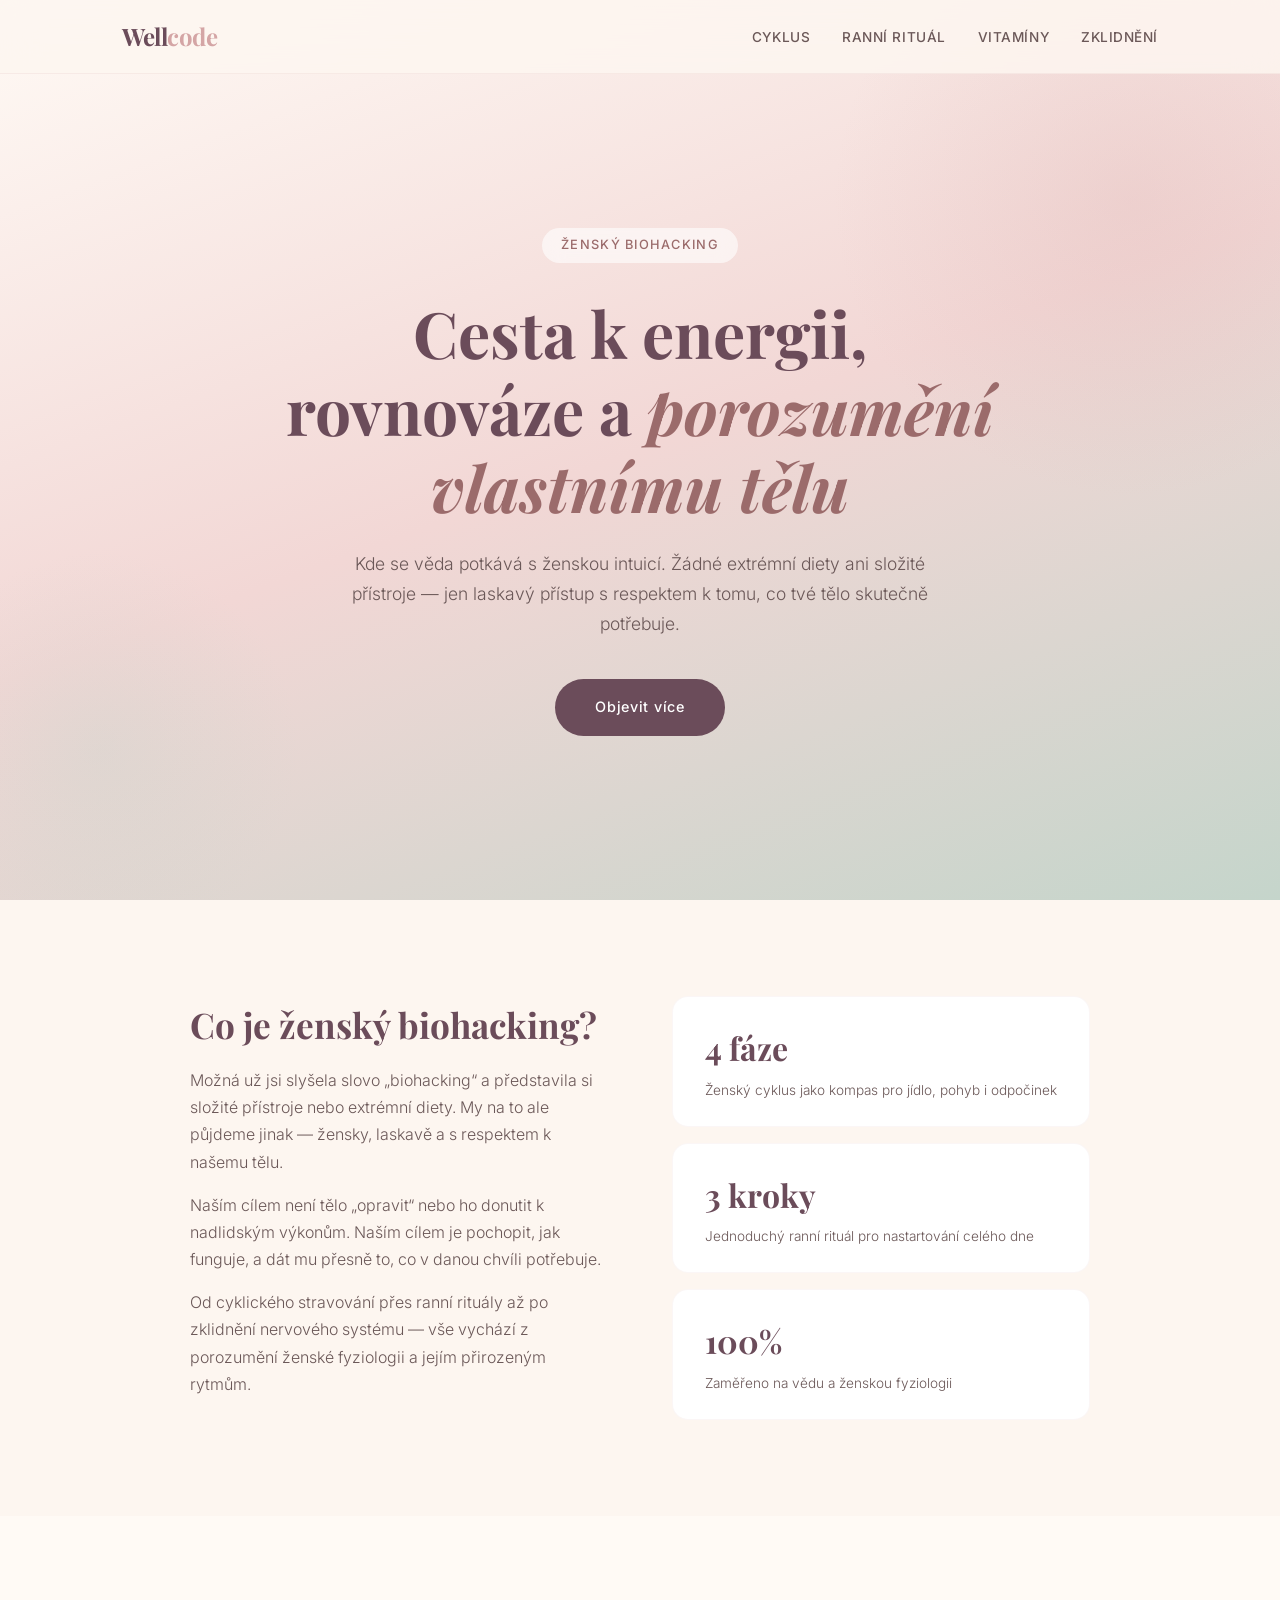
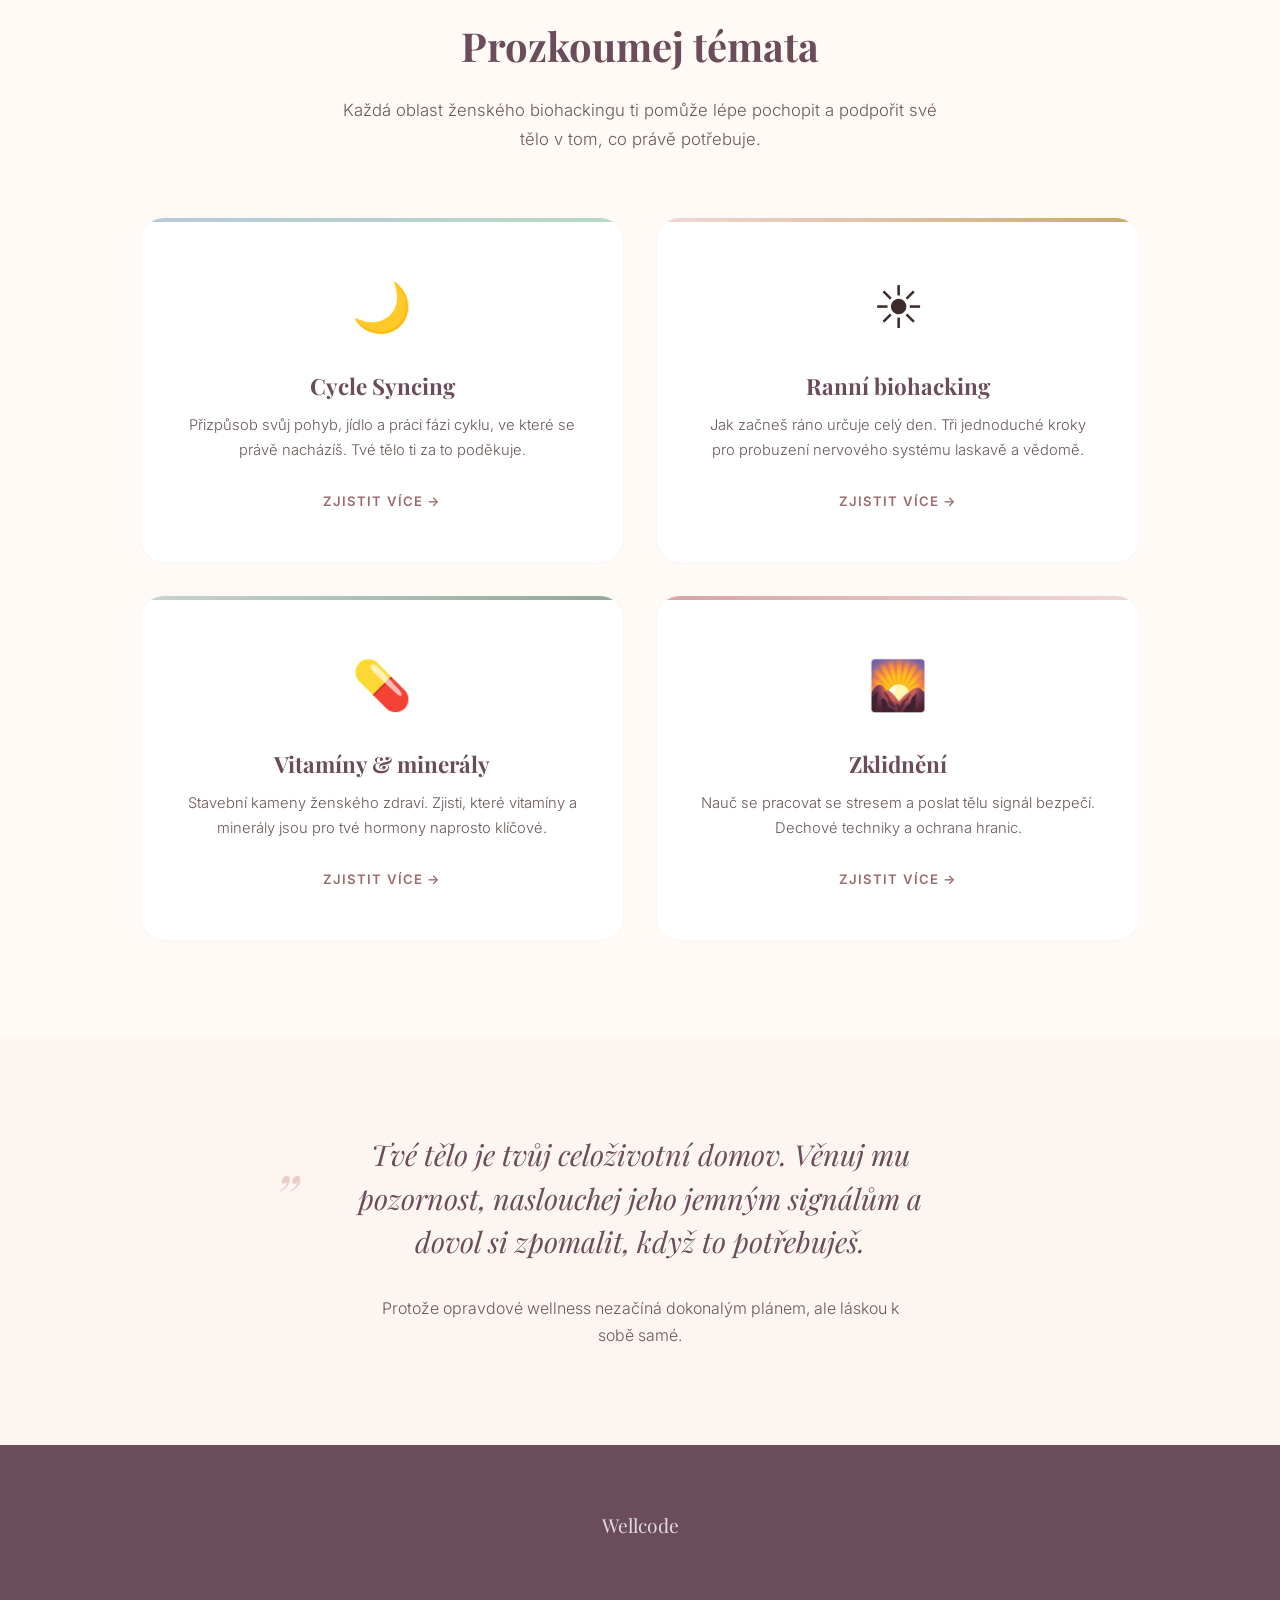
<file: index.html>
<!DOCTYPE html>
<html lang="cs">
<head>
    <meta charset="UTF-8">
    <meta name="viewport" content="width=device-width, initial-scale=1.0">
    <title>Wellcode | Ženský Biohacking</title>
    <link rel="preconnect" href="https://fonts.googleapis.com">
    <link rel="preconnect" href="https://fonts.gstatic.com" crossorigin>
    <link href="https://fonts.googleapis.com/css2?family=Playfair+Display:ital,wght@0,400;0,600;0,700;1,400&family=Inter:wght@300;400;500;600&display=swap" rel="stylesheet">
    <link rel="stylesheet" href="style.css">
    <style>
        /* ---- LANDING HERO ---- */
        .hero {
            min-height: 100vh;
            display: flex;
            align-items: center;
            justify-content: center;
            text-align: center;
            padding: 8rem 2rem 4rem;
            background: linear-gradient(160deg, var(--warm-white) 0%, var(--blush) 50%, var(--soft-sage) 100%);
            position: relative;
            overflow: hidden;
        }

        .hero::before {
            content: '';
            position: absolute;
            width: 600px;
            height: 600px;
            border-radius: 50%;
            background: radial-gradient(circle, rgba(212, 165, 165, 0.2) 0%, transparent 70%);
            top: -100px;
            right: -150px;
        }

        .hero::after {
            content: '';
            position: absolute;
            width: 400px;
            height: 400px;
            border-radius: 50%;
            background: radial-gradient(circle, rgba(197, 213, 203, 0.3) 0%, transparent 70%);
            bottom: -50px;
            left: -100px;
        }

        .hero-content {
            max-width: 750px;
            position: relative;
            z-index: 1;
        }

        .hero-badge {
            display: inline-block;
            padding: 0.4rem 1.2rem;
            background: rgba(255, 255, 255, 0.6);
            border-radius: 50px;
            font-size: 0.8rem;
            font-weight: 500;
            color: var(--deep-rose);
            letter-spacing: 0.1em;
            text-transform: uppercase;
            margin-bottom: 2rem;
            backdrop-filter: blur(10px);
        }

        .hero h1 {
            font-family: 'Playfair Display', serif;
            font-size: clamp(2.5rem, 5vw, 4rem);
            font-weight: 700;
            color: var(--plum);
            line-height: 1.2;
            margin-bottom: 1.5rem;
        }

        .hero h1 em {
            font-style: italic;
            color: var(--deep-rose);
        }

        .hero p {
            font-size: 1.1rem;
            color: var(--text-light);
            max-width: 600px;
            margin: 0 auto 2.5rem;
        }

        .hero-cta {
            display: inline-block;
            padding: 1rem 2.5rem;
            background: var(--plum);
            color: white;
            text-decoration: none;
            border-radius: 50px;
            font-weight: 500;
            font-size: 0.9rem;
            letter-spacing: 0.05em;
            transition: all 0.3s;
        }

        .hero-cta:hover {
            background: var(--deep-rose);
            transform: translateY(-2px);
            box-shadow: 0 10px 30px rgba(107, 76, 90, 0.2);
        }

        /* ---- INTRO SECTION ---- */
        .intro-section {
            padding: 6rem 2rem;
            background: var(--cream);
        }

        .intro-grid {
            max-width: 900px;
            margin: 0 auto;
            display: grid;
            grid-template-columns: 1fr 1fr;
            gap: 4rem;
            align-items: center;
        }

        .intro-text h2 {
            font-family: 'Playfair Display', serif;
            font-size: clamp(1.6rem, 3vw, 2.2rem);
            color: var(--plum);
            margin-bottom: 1.2rem;
            line-height: 1.3;
        }

        .intro-text p {
            color: var(--text-light);
            font-size: 1rem;
            margin-bottom: 1rem;
        }

        .intro-visual {
            display: flex;
            flex-direction: column;
            gap: 1rem;
        }

        .intro-stat {
            background: white;
            border-radius: 16px;
            padding: 1.5rem 2rem;
            border: 1px solid rgba(212, 165, 165, 0.1);
        }

        .intro-stat .stat-number {
            font-family: 'Playfair Display', serif;
            font-size: 2rem;
            color: var(--plum);
            font-weight: 700;
        }

        .intro-stat .stat-label {
            font-size: 0.85rem;
            color: var(--text-light);
            margin-top: 0.2rem;
        }

        /* ---- PILLARS ---- */
        .pillars-section {
            padding: 6rem 2rem;
            background: var(--warm-white);
        }

        .pillars-header {
            text-align: center;
            max-width: 600px;
            margin: 0 auto 4rem;
        }

        .pillars-header h2 {
            font-family: 'Playfair Display', serif;
            font-size: clamp(1.8rem, 3.5vw, 2.5rem);
            color: var(--plum);
            margin-bottom: 1rem;
        }

        .pillars-header p {
            color: var(--text-light);
            font-size: 1.05rem;
        }

        /* ---- TOPICS GRID ---- */
        .topics-grid {
            max-width: 1000px;
            margin: 0 auto;
            display: grid;
            grid-template-columns: repeat(2, 1fr);
            gap: 2rem;
        }

        .topic-card {
            background: white;
            border-radius: 24px;
            padding: 3rem 2.5rem;
            text-align: center;
            text-decoration: none;
            color: inherit;
            border: 1px solid rgba(212, 165, 165, 0.1);
            transition: all 0.4s;
            position: relative;
            overflow: hidden;
        }

        .topic-card::before {
            content: '';
            position: absolute;
            top: 0;
            left: 0;
            right: 0;
            height: 4px;
            transition: height 0.4s;
        }

        .topic-card:nth-child(1)::before { background: linear-gradient(90deg, #B8C9D9, #B8D9C5); }
        .topic-card:nth-child(2)::before { background: linear-gradient(90deg, var(--blush), var(--gold)); }
        .topic-card:nth-child(3)::before { background: linear-gradient(90deg, var(--soft-sage), var(--sage)); }
        .topic-card:nth-child(4)::before { background: linear-gradient(90deg, var(--rose), var(--blush)); }

        .topic-card:hover {
            transform: translateY(-6px);
            box-shadow: 0 25px 60px rgba(107, 76, 90, 0.1);
        }

        .topic-card:hover::before {
            height: 6px;
        }

        .topic-icon {
            font-size: 3rem;
            margin-bottom: 1.2rem;
            display: block;
        }

        .topic-card h3 {
            font-family: 'Playfair Display', serif;
            font-size: 1.4rem;
            color: var(--plum);
            margin-bottom: 0.5rem;
        }

        .topic-card p {
            color: var(--text-light);
            font-size: 0.92rem;
            margin-bottom: 1.5rem;
        }

        .topic-link {
            display: inline-block;
            font-size: 0.82rem;
            font-weight: 600;
            color: var(--deep-rose);
            letter-spacing: 0.08em;
            text-transform: uppercase;
            transition: color 0.3s;
        }

        .topic-card:hover .topic-link {
            color: var(--plum);
        }

        /* ---- PHILOSOPHY ---- */
        .philosophy-section {
            padding: 6rem 2rem;
            background: var(--cream);
        }

        .philosophy-content {
            max-width: 700px;
            margin: 0 auto;
            text-align: center;
        }

        .philosophy-content blockquote {
            font-family: 'Playfair Display', serif;
            font-size: clamp(1.3rem, 2.5vw, 1.8rem);
            color: var(--plum);
            font-style: italic;
            line-height: 1.5;
            margin-bottom: 2rem;
            position: relative;
            padding: 0 2rem;
        }

        .philosophy-content blockquote::before {
            content: '\201E';
            font-size: 4rem;
            color: var(--rose);
            position: absolute;
            top: -1.5rem;
            left: -0.5rem;
            opacity: 0.5;
        }

        .philosophy-content p {
            color: var(--text-light);
            font-size: 1rem;
            max-width: 550px;
            margin: 0 auto;
        }

        @media (max-width: 768px) {
            .hero {
                padding: 7rem 1.5rem 3rem;
            }

            .intro-grid {
                grid-template-columns: 1fr;
                gap: 2rem;
            }

            .topics-grid {
                grid-template-columns: 1fr;
            }
        }
    </style>
</head>
<body>

<!-- NAV -->
<nav id="navbar">
    <div class="nav-inner">
        <a href="index.html" class="logo">Well<span>code</span></a>
        <ul class="nav-links" id="navLinks">
            <li><a href="cyklus.html">Cyklus</a></li>
            <li><a href="rano.html">Ranní rituál</a></li>
            <li><a href="vitaminy.html">Vitamíny</a></li>
            <li><a href="zklidneni.html">Zklidnění</a></li>
        </ul>
        <button class="hamburger" id="hamburger" aria-label="Menu">
            <span></span><span></span><span></span>
        </button>
    </div>
</nav>

<!-- HERO -->
<header class="hero">
    <div class="hero-content fade-in">
        <span class="hero-badge">Ženský biohacking</span>
        <h1>Cesta k energii, rovnováze a <em>porozumění vlastnímu tělu</em></h1>
        <p>Kde se věda potkává s ženskou intuicí. Žádné extrémní diety ani složité přístroje &mdash; jen laskavý přístup s respektem k tomu, co tvé tělo skutečně potřebuje.</p>
        <a href="#temata" class="hero-cta">Objevit více</a>
    </div>
</header>

<!-- INTRO -->
<section class="intro-section">
    <div class="intro-grid">
        <div class="intro-text fade-in">
            <h2>Co je ženský biohacking?</h2>
            <p>Možná už jsi slyšela slovo &bdquo;biohacking&ldquo; a představila si složité přístroje nebo extrémní diety. My na to ale půjdeme jinak &mdash; žensky, laskavě a s respektem k našemu tělu.</p>
            <p>Naším cílem není tělo &bdquo;opravit&ldquo; nebo ho donutit k nadlidským výkonům. Naším cílem je pochopit, jak funguje, a dát mu přesně to, co v danou chvíli potřebuje.</p>
            <p>Od cyklického stravování přes ranní rituály až po zklidnění nervového systému &mdash; vše vychází z porozumění ženské fyziologii a jejím přirozeným rytmům.</p>
        </div>
        <div class="intro-visual fade-in">
            <div class="intro-stat">
                <div class="stat-number">4 fáze</div>
                <div class="stat-label">Ženský cyklus jako kompas pro jídlo, pohyb i odpočinek</div>
            </div>
            <div class="intro-stat">
                <div class="stat-number">3 kroky</div>
                <div class="stat-label">Jednoduchý ranní rituál pro nastartování celého dne</div>
            </div>
            <div class="intro-stat">
                <div class="stat-number">100%</div>
                <div class="stat-label">Zaměřeno na vědu a ženskou fyziologii</div>
            </div>
        </div>
    </div>
</section>

<!-- PILLARS / TOPICS -->
<section class="pillars-section" id="temata">
    <div class="pillars-header fade-in">
        <h2>Prozkoumej témata</h2>
        <p>Každá oblast ženského biohackingu ti pomůže lépe pochopit a podpořit své tělo v tom, co právě potřebuje.</p>
    </div>

    <div class="topics-grid">
        <a href="cyklus.html" class="topic-card fade-in">
            <span class="topic-icon">&#127769;</span>
            <h3>Cycle Syncing</h3>
            <p>Přizpůsob svůj pohyb, jídlo a práci fázi cyklu, ve které se právě nacházíš. Tvé tělo ti za to poděkuje.</p>
            <span class="topic-link">Zjistit více &rarr;</span>
        </a>

        <a href="rano.html" class="topic-card fade-in">
            <span class="topic-icon">&#9728;&#65039;</span>
            <h3>Ranní biohacking</h3>
            <p>Jak začneš ráno určuje celý den. Tři jednoduché kroky pro probuzení nervového systému laskavě a vědomě.</p>
            <span class="topic-link">Zjistit více &rarr;</span>
        </a>

        <a href="vitaminy.html" class="topic-card fade-in">
            <span class="topic-icon">&#128138;</span>
            <h3>Vitamíny &amp; minerály</h3>
            <p>Stavební kameny ženského zdraví. Zjisti, které vitamíny a minerály jsou pro tvé hormony naprosto klíčové.</p>
            <span class="topic-link">Zjistit více &rarr;</span>
        </a>

        <a href="zklidneni.html" class="topic-card fade-in">
            <span class="topic-icon">&#127748;</span>
            <h3>Zklidnění</h3>
            <p>Nauč se pracovat se stresem a poslat tělu signál bezpečí. Dechové techniky a ochrana hranic.</p>
            <span class="topic-link">Zjistit více &rarr;</span>
        </a>
    </div>
</section>

<!-- PHILOSOPHY -->
<section class="philosophy-section">
    <div class="philosophy-content fade-in">
        <blockquote>Tvé tělo je tvůj celoživotní domov. Věnuj mu pozornost, naslouchej jeho jemným signálům a dovol si zpomalit, když to potřebuješ.</blockquote>
        <p>Protože opravdové wellness nezačíná dokonalým plánem, ale láskou k sobě samé.</p>
    </div>
</section>

<!-- FOOTER -->
<footer>
    <p class="footer-brand">Wellcode</p>
</footer>

<script>
    const navbar = document.getElementById('navbar');
    window.addEventListener('scroll', () => {
        navbar.classList.toggle('scrolled', window.scrollY > 50);
    });

    const hamburger = document.getElementById('hamburger');
    const navLinks = document.getElementById('navLinks');
    hamburger.addEventListener('click', () => {
        navLinks.classList.toggle('open');
    });

    navLinks.querySelectorAll('a').forEach(link => {
        link.addEventListener('click', () => navLinks.classList.remove('open'));
    });

    const observer = new IntersectionObserver((entries) => {
        entries.forEach(entry => {
            if (entry.isIntersecting) entry.target.classList.add('visible');
        });
    }, { threshold: 0.1 });

    document.querySelectorAll('.fade-in').forEach(el => observer.observe(el));
</script>

</body>
</html>
</file>
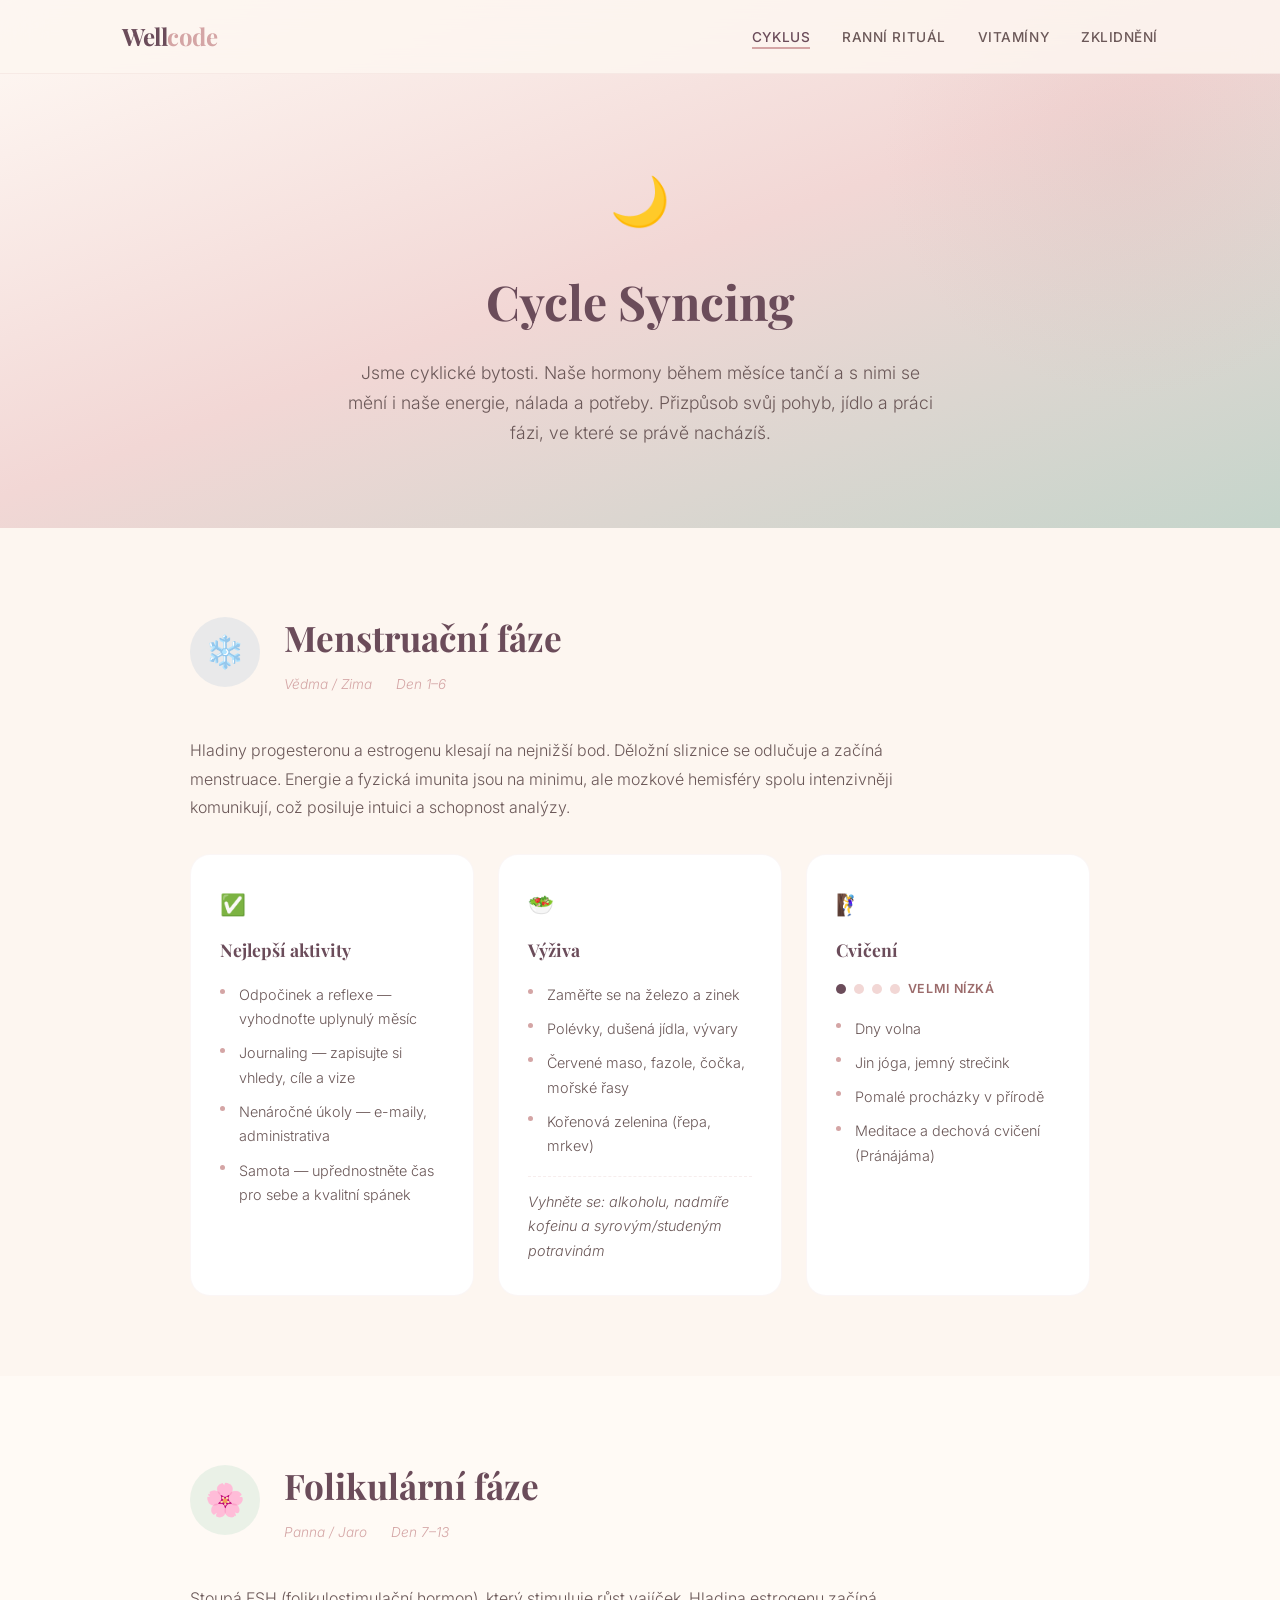
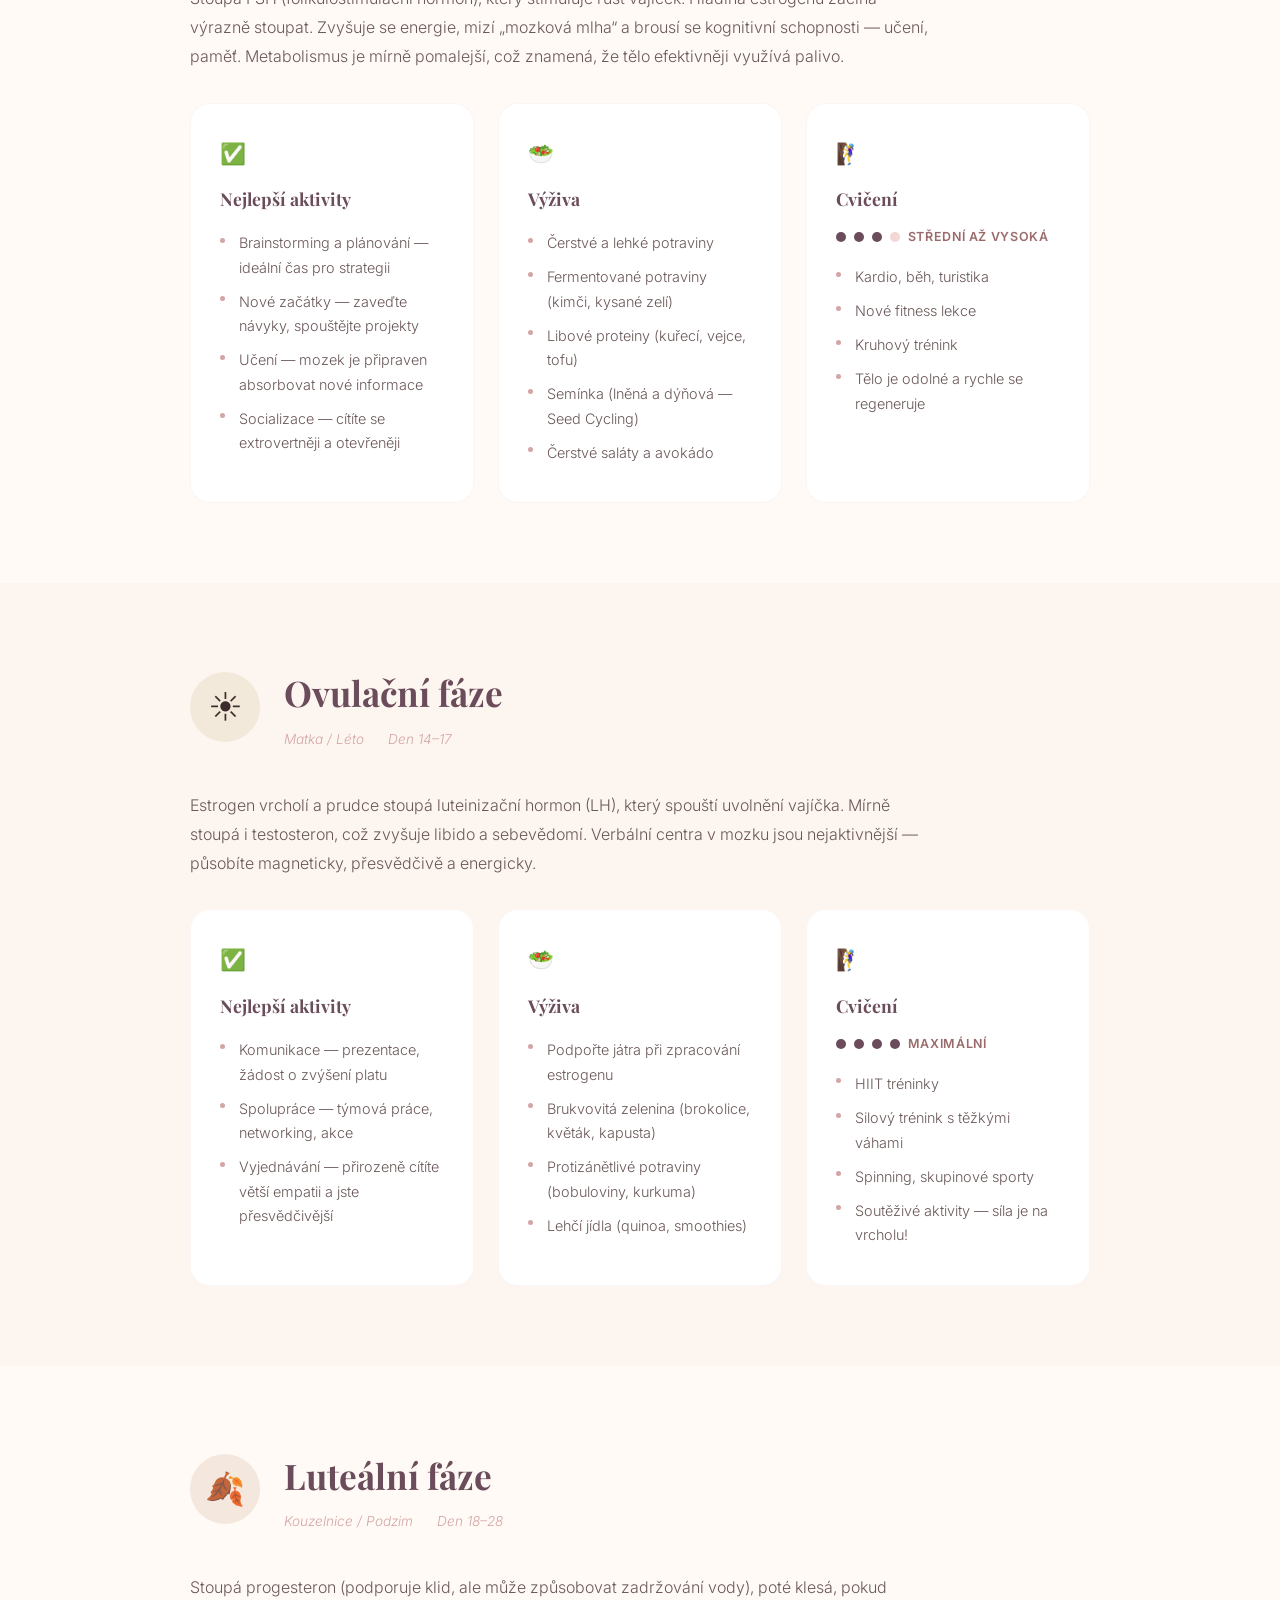
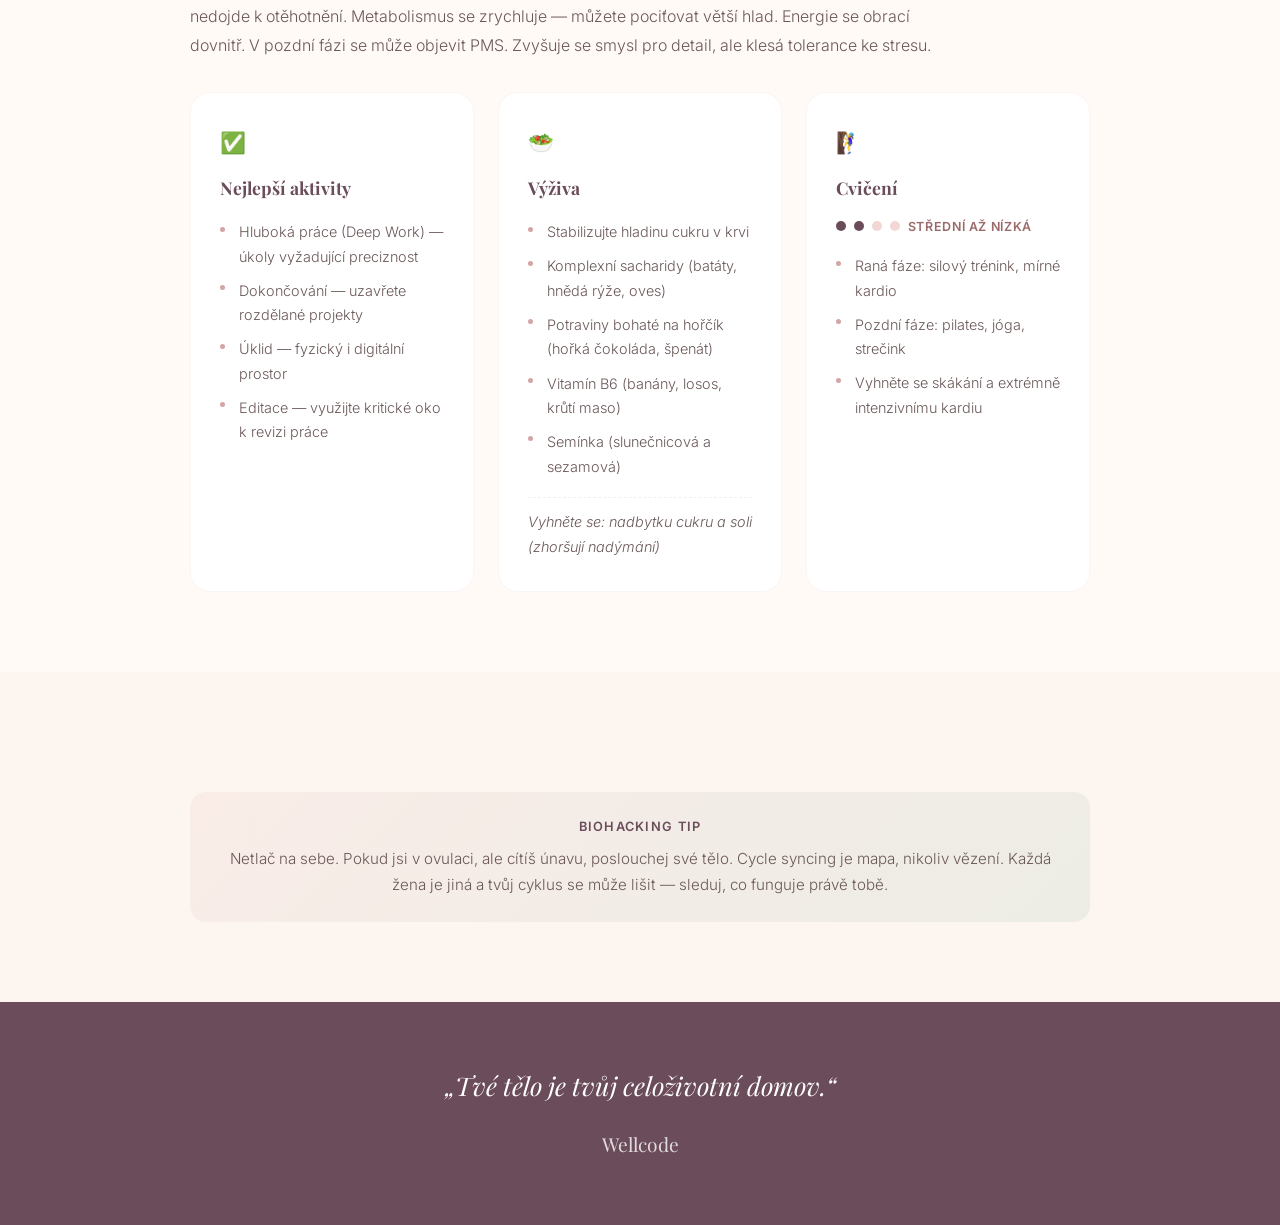
<file: cyklus.html>
<!DOCTYPE html>
<html lang="cs">
<head>
    <meta charset="UTF-8">
    <meta name="viewport" content="width=device-width, initial-scale=1.0">
    <title>Cycle Syncing | Wellcode</title>
    <link rel="preconnect" href="https://fonts.googleapis.com">
    <link rel="preconnect" href="https://fonts.gstatic.com" crossorigin>
    <link href="https://fonts.googleapis.com/css2?family=Playfair+Display:ital,wght@0,400;0,600;0,700;1,400&family=Inter:wght@300;400;500;600&display=swap" rel="stylesheet">
    <link rel="stylesheet" href="style.css">
    <style>
        .phase-section {
            padding: 5rem 2rem;
        }

        .phase-section:nth-child(odd) {
            background: var(--cream);
        }

        .phase-section:nth-child(even) {
            background: var(--warm-white);
        }

        .phase-container {
            max-width: 900px;
            margin: 0 auto;
        }

        .phase-header {
            display: flex;
            align-items: center;
            gap: 1.5rem;
            margin-bottom: 2.5rem;
        }

        .phase-header-icon {
            flex-shrink: 0;
            width: 70px;
            height: 70px;
            border-radius: 50%;
            display: flex;
            align-items: center;
            justify-content: center;
            font-size: 2rem;
        }

        .phase-header-icon.winter { background: rgba(184, 201, 217, 0.3); }
        .phase-header-icon.spring { background: rgba(184, 217, 197, 0.3); }
        .phase-header-icon.summer { background: rgba(217, 201, 165, 0.3); }
        .phase-header-icon.autumn { background: rgba(217, 184, 165, 0.3); }

        .phase-header-text h2 {
            font-family: 'Playfair Display', serif;
            font-size: clamp(1.6rem, 3vw, 2.2rem);
            color: var(--plum);
            margin-bottom: 0.3rem;
        }

        .phase-header-text .phase-meta {
            display: flex;
            gap: 1.5rem;
            flex-wrap: wrap;
        }

        .phase-header-text .phase-meta span {
            font-size: 0.85rem;
            color: var(--rose);
            font-style: italic;
        }

        .phase-body-text {
            color: var(--text-light);
            font-size: 1rem;
            margin-bottom: 2rem;
            line-height: 1.8;
            max-width: 750px;
        }

        .phase-blocks {
            display: grid;
            grid-template-columns: repeat(3, 1fr);
            gap: 1.5rem;
        }

        .phase-block {
            background: white;
            border-radius: 20px;
            padding: 2rem 1.8rem;
            border: 1px solid rgba(212, 165, 165, 0.1);
            transition: transform 0.3s, box-shadow 0.3s;
        }

        .phase-block:hover {
            transform: translateY(-3px);
            box-shadow: 0 15px 40px rgba(107, 76, 90, 0.06);
        }

        .phase-block-icon {
            font-size: 1.3rem;
            margin-bottom: 0.8rem;
            display: block;
        }

        .phase-block h3 {
            font-family: 'Playfair Display', serif;
            font-size: 1.1rem;
            color: var(--plum);
            margin-bottom: 0.8rem;
        }

        .phase-block ul {
            list-style: none;
            padding: 0;
        }

        .phase-block ul li {
            font-size: 0.9rem;
            color: var(--text-light);
            padding: 0.3rem 0;
            padding-left: 1.2rem;
            position: relative;
        }

        .phase-block ul li::before {
            content: '';
            position: absolute;
            left: 0;
            top: 0.7rem;
            width: 5px;
            height: 5px;
            border-radius: 50%;
            background: var(--rose);
        }

        .phase-block p {
            font-size: 0.9rem;
            color: var(--text-light);
        }

        .phase-avoid {
            margin-top: 0.8rem;
            padding-top: 0.8rem;
            border-top: 1px dashed rgba(212, 165, 165, 0.2);
            font-size: 0.82rem;
            color: var(--deep-rose);
            font-style: italic;
        }

        .intensity-bar {
            display: flex;
            align-items: center;
            gap: 0.5rem;
            margin-bottom: 0.8rem;
        }

        .intensity-dot {
            width: 10px;
            height: 10px;
            border-radius: 50%;
            background: var(--blush);
        }

        .intensity-dot.active {
            background: var(--plum);
        }

        .intensity-label {
            font-size: 0.78rem;
            color: var(--deep-rose);
            font-weight: 600;
            text-transform: uppercase;
            letter-spacing: 0.05em;
        }

        @media (max-width: 768px) {
            .phase-blocks {
                grid-template-columns: 1fr;
            }

            .phase-header {
                flex-direction: column;
                text-align: center;
            }

            .phase-header-text .phase-meta {
                justify-content: center;
            }

            .phase-section {
                padding: 3rem 1.5rem;
            }
        }
    </style>
</head>
<body>

<nav id="navbar">
    <div class="nav-inner">
        <a href="index.html" class="logo">Well<span>code</span></a>
        <ul class="nav-links" id="navLinks">
            <li><a href="cyklus.html" class="active">Cyklus</a></li>
            <li><a href="rano.html">Ranní rituál</a></li>
            <li><a href="vitaminy.html">Vitamíny</a></li>
            <li><a href="zklidneni.html">Zklidnění</a></li>
        </ul>
        <button class="hamburger" id="hamburger" aria-label="Menu">
            <span></span><span></span><span></span>
        </button>
    </div>
</nav>

<header class="page-hero">
    <span class="section-icon">&#127769;</span>
    <h1>Cycle Syncing</h1>
    <p>Jsme cyklické bytosti. Naše hormony během měsíce tančí a s nimi se mění i naše energie, nálada a potřeby. Přizpůsob svůj pohyb, jídlo a práci fázi, ve které se právě nacházíš.</p>
</header>

<!-- 1. MENSTRUAČNÍ FÁZE -->
<section class="phase-section">
    <div class="phase-container">
        <div class="phase-header fade-in">
            <div class="phase-header-icon winter">&#10052;&#65039;</div>
            <div class="phase-header-text">
                <h2>Menstruační fáze</h2>
                <div class="phase-meta">
                    <span>Vědma / Zima</span>
                    <span>Den 1&ndash;6</span>
                </div>
            </div>
        </div>

        <p class="phase-body-text fade-in">Hladiny progesteronu a estrogenu klesají na nejnižší bod. Děložní sliznice se odlučuje a začíná menstruace. Energie a fyzická imunita jsou na minimu, ale mozkové hemisféry spolu intenzivněji komunikují, což posiluje intuici a schopnost analýzy.</p>

        <div class="phase-blocks">
            <div class="phase-block fade-in">
                <span class="phase-block-icon">&#9989;</span>
                <h3>Nejlepší aktivity</h3>
                <ul>
                    <li>Odpočinek a reflexe &mdash; vyhodnoťte uplynulý měsíc</li>
                    <li>Journaling &mdash; zapisujte si vhledy, cíle a vize</li>
                    <li>Nenáročné úkoly &mdash; e-maily, administrativa</li>
                    <li>Samota &mdash; upřednostněte čas pro sebe a kvalitní spánek</li>
                </ul>
            </div>

            <div class="phase-block fade-in">
                <span class="phase-block-icon">&#129367;</span>
                <h3>Výživa</h3>
                <ul>
                    <li>Zaměřte se na železo a zinek</li>
                    <li>Polévky, dušená jídla, vývary</li>
                    <li>Červené maso, fazole, čočka, mořské řasy</li>
                    <li>Kořenová zelenina (řepa, mrkev)</li>
                </ul>
                <p class="phase-avoid">Vyhněte se: alkoholu, nadmíře kofeinu a syrovým/studeným potravinám</p>
            </div>

            <div class="phase-block fade-in">
                <span class="phase-block-icon">&#129495;&#8205;&#9792;&#65039;</span>
                <h3>Cvičení</h3>
                <div class="intensity-bar">
                    <div class="intensity-dot active"></div>
                    <div class="intensity-dot"></div>
                    <div class="intensity-dot"></div>
                    <div class="intensity-dot"></div>
                    <span class="intensity-label">Velmi nízká</span>
                </div>
                <ul>
                    <li>Dny volna</li>
                    <li>Jin jóga, jemný strečink</li>
                    <li>Pomalé procházky v přírodě</li>
                    <li>Meditace a dechová cvičení (Pránájáma)</li>
                </ul>
            </div>
        </div>
    </div>
</section>

<!-- 2. FOLIKULÁRNÍ FÁZE -->
<section class="phase-section">
    <div class="phase-container">
        <div class="phase-header fade-in">
            <div class="phase-header-icon spring">&#127800;</div>
            <div class="phase-header-text">
                <h2>Folikulární fáze</h2>
                <div class="phase-meta">
                    <span>Panna / Jaro</span>
                    <span>Den 7&ndash;13</span>
                </div>
            </div>
        </div>

        <p class="phase-body-text fade-in">Stoupá FSH (folikulostimulační hormon), který stimuluje růst vajíček. Hladina estrogenu začíná výrazně stoupat. Zvyšuje se energie, mizí &bdquo;mozková mlha&ldquo; a brousí se kognitivní schopnosti &mdash; učení, paměť. Metabolismus je mírně pomalejší, což znamená, že tělo efektivněji využívá palivo.</p>

        <div class="phase-blocks">
            <div class="phase-block fade-in">
                <span class="phase-block-icon">&#9989;</span>
                <h3>Nejlepší aktivity</h3>
                <ul>
                    <li>Brainstorming a plánování &mdash; ideální čas pro strategii</li>
                    <li>Nové začátky &mdash; zaveďte návyky, spouštějte projekty</li>
                    <li>Učení &mdash; mozek je připraven absorbovat nové informace</li>
                    <li>Socializace &mdash; cítíte se extrovertněji a otevřeněji</li>
                </ul>
            </div>

            <div class="phase-block fade-in">
                <span class="phase-block-icon">&#129367;</span>
                <h3>Výživa</h3>
                <ul>
                    <li>Čerstvé a lehké potraviny</li>
                    <li>Fermentované potraviny (kimči, kysané zelí)</li>
                    <li>Libové proteiny (kuřecí, vejce, tofu)</li>
                    <li>Semínka (lněná a dýňová &mdash; Seed Cycling)</li>
                    <li>Čerstvé saláty a avokádo</li>
                </ul>
            </div>

            <div class="phase-block fade-in">
                <span class="phase-block-icon">&#129495;&#8205;&#9792;&#65039;</span>
                <h3>Cvičení</h3>
                <div class="intensity-bar">
                    <div class="intensity-dot active"></div>
                    <div class="intensity-dot active"></div>
                    <div class="intensity-dot active"></div>
                    <div class="intensity-dot"></div>
                    <span class="intensity-label">Střední až vysoká</span>
                </div>
                <ul>
                    <li>Kardio, běh, turistika</li>
                    <li>Nové fitness lekce</li>
                    <li>Kruhový trénink</li>
                    <li>Tělo je odolné a rychle se regeneruje</li>
                </ul>
            </div>
        </div>
    </div>
</section>

<!-- 3. OVULAČNÍ FÁZE -->
<section class="phase-section">
    <div class="phase-container">
        <div class="phase-header fade-in">
            <div class="phase-header-icon summer">&#9728;&#65039;</div>
            <div class="phase-header-text">
                <h2>Ovulační fáze</h2>
                <div class="phase-meta">
                    <span>Matka / Léto</span>
                    <span>Den 14&ndash;17</span>
                </div>
            </div>
        </div>

        <p class="phase-body-text fade-in">Estrogen vrcholí a prudce stoupá luteinizační hormon (LH), který spouští uvolnění vajíčka. Mírně stoupá i testosteron, což zvyšuje libido a sebevědomí. Verbální centra v mozku jsou nejaktivnější &mdash; působíte magneticky, přesvědčivě a energicky.</p>

        <div class="phase-blocks">
            <div class="phase-block fade-in">
                <span class="phase-block-icon">&#9989;</span>
                <h3>Nejlepší aktivity</h3>
                <ul>
                    <li>Komunikace &mdash; prezentace, žádost o zvýšení platu</li>
                    <li>Spolupráce &mdash; týmová práce, networking, akce</li>
                    <li>Vyjednávání &mdash; přirozeně cítíte větší empatii a jste přesvědčivější</li>
                </ul>
            </div>

            <div class="phase-block fade-in">
                <span class="phase-block-icon">&#129367;</span>
                <h3>Výživa</h3>
                <ul>
                    <li>Podpořte játra při zpracování estrogenu</li>
                    <li>Brukvovitá zelenina (brokolice, květák, kapusta)</li>
                    <li>Protizánětlivé potraviny (bobuloviny, kurkuma)</li>
                    <li>Lehčí jídla (quinoa, smoothies)</li>
                </ul>
            </div>

            <div class="phase-block fade-in">
                <span class="phase-block-icon">&#129495;&#8205;&#9792;&#65039;</span>
                <h3>Cvičení</h3>
                <div class="intensity-bar">
                    <div class="intensity-dot active"></div>
                    <div class="intensity-dot active"></div>
                    <div class="intensity-dot active"></div>
                    <div class="intensity-dot active"></div>
                    <span class="intensity-label">Maximální</span>
                </div>
                <ul>
                    <li>HIIT tréninky</li>
                    <li>Silový trénink s těžkými váhami</li>
                    <li>Spinning, skupinové sporty</li>
                    <li>Soutěživé aktivity &mdash; síla je na vrcholu!</li>
                </ul>
            </div>
        </div>
    </div>
</section>

<!-- 4. LUTEÁLNÍ FÁZE -->
<section class="phase-section">
    <div class="phase-container">
        <div class="phase-header fade-in">
            <div class="phase-header-icon autumn">&#127810;</div>
            <div class="phase-header-text">
                <h2>Luteální fáze</h2>
                <div class="phase-meta">
                    <span>Kouzelnice / Podzim</span>
                    <span>Den 18&ndash;28</span>
                </div>
            </div>
        </div>

        <p class="phase-body-text fade-in">Stoupá progesteron (podporuje klid, ale může způsobovat zadržování vody), poté klesá, pokud nedojde k otěhotnění. Metabolismus se zrychluje &mdash; můžete pociťovat větší hlad. Energie se obrací dovnitř. V pozdní fázi se může objevit PMS. Zvyšuje se smysl pro detail, ale klesá tolerance ke stresu.</p>

        <div class="phase-blocks">
            <div class="phase-block fade-in">
                <span class="phase-block-icon">&#9989;</span>
                <h3>Nejlepší aktivity</h3>
                <ul>
                    <li>Hluboká práce (Deep Work) &mdash; úkoly vyžadující preciznost</li>
                    <li>Dokončování &mdash; uzavřete rozdělané projekty</li>
                    <li>Úklid &mdash; fyzický i digitální prostor</li>
                    <li>Editace &mdash; využijte kritické oko k revizi práce</li>
                </ul>
            </div>

            <div class="phase-block fade-in">
                <span class="phase-block-icon">&#129367;</span>
                <h3>Výživa</h3>
                <ul>
                    <li>Stabilizujte hladinu cukru v krvi</li>
                    <li>Komplexní sacharidy (batáty, hnědá rýže, oves)</li>
                    <li>Potraviny bohaté na hořčík (hořká čokoláda, špenát)</li>
                    <li>Vitamín B6 (banány, losos, krůtí maso)</li>
                    <li>Semínka (slunečnicová a sezamová)</li>
                </ul>
                <p class="phase-avoid">Vyhněte se: nadbytku cukru a soli (zhoršují nadýmání)</p>
            </div>

            <div class="phase-block fade-in">
                <span class="phase-block-icon">&#129495;&#8205;&#9792;&#65039;</span>
                <h3>Cvičení</h3>
                <div class="intensity-bar">
                    <div class="intensity-dot active"></div>
                    <div class="intensity-dot active"></div>
                    <div class="intensity-dot"></div>
                    <div class="intensity-dot"></div>
                    <span class="intensity-label">Střední až nízká</span>
                </div>
                <ul>
                    <li>Raná fáze: silový trénink, mírné kardio</li>
                    <li>Pozdní fáze: pilates, jóga, strečink</li>
                    <li>Vyhněte se skákání a extrémně intenzivnímu kardiu</li>
                </ul>
            </div>
        </div>
    </div>
</section>

<!-- TIP -->
<section class="content-section alt">
    <div class="container">
        <div class="tip-box fade-in">
            <span class="tip-label">Biohacking Tip</span>
            <p>Netlač na sebe. Pokud jsi v ovulaci, ale cítíš únavu, poslouchej své tělo. Cycle syncing je mapa, nikoliv vězení. Každá žena je jiná a tvůj cyklus se může lišit &mdash; sleduj, co funguje právě tobě.</p>
        </div>
    </div>
</section>

<footer>
    <p class="footer-quote">&bdquo;Tvé tělo je tvůj celoživotní domov.&ldquo;</p>
    <p class="footer-brand">Wellcode</p>
</footer>

<script>
    const navbar = document.getElementById('navbar');
    window.addEventListener('scroll', () => navbar.classList.toggle('scrolled', window.scrollY > 50));
    const hamburger = document.getElementById('hamburger');
    const navLinks = document.getElementById('navLinks');
    hamburger.addEventListener('click', () => navLinks.classList.toggle('open'));
    navLinks.querySelectorAll('a').forEach(l => l.addEventListener('click', () => navLinks.classList.remove('open')));
    const observer = new IntersectionObserver(entries => {
        entries.forEach(e => { if (e.isIntersecting) e.target.classList.add('visible'); });
    }, { threshold: 0.1 });
    document.querySelectorAll('.fade-in').forEach(el => observer.observe(el));
</script>

</body>
</html>
</file>
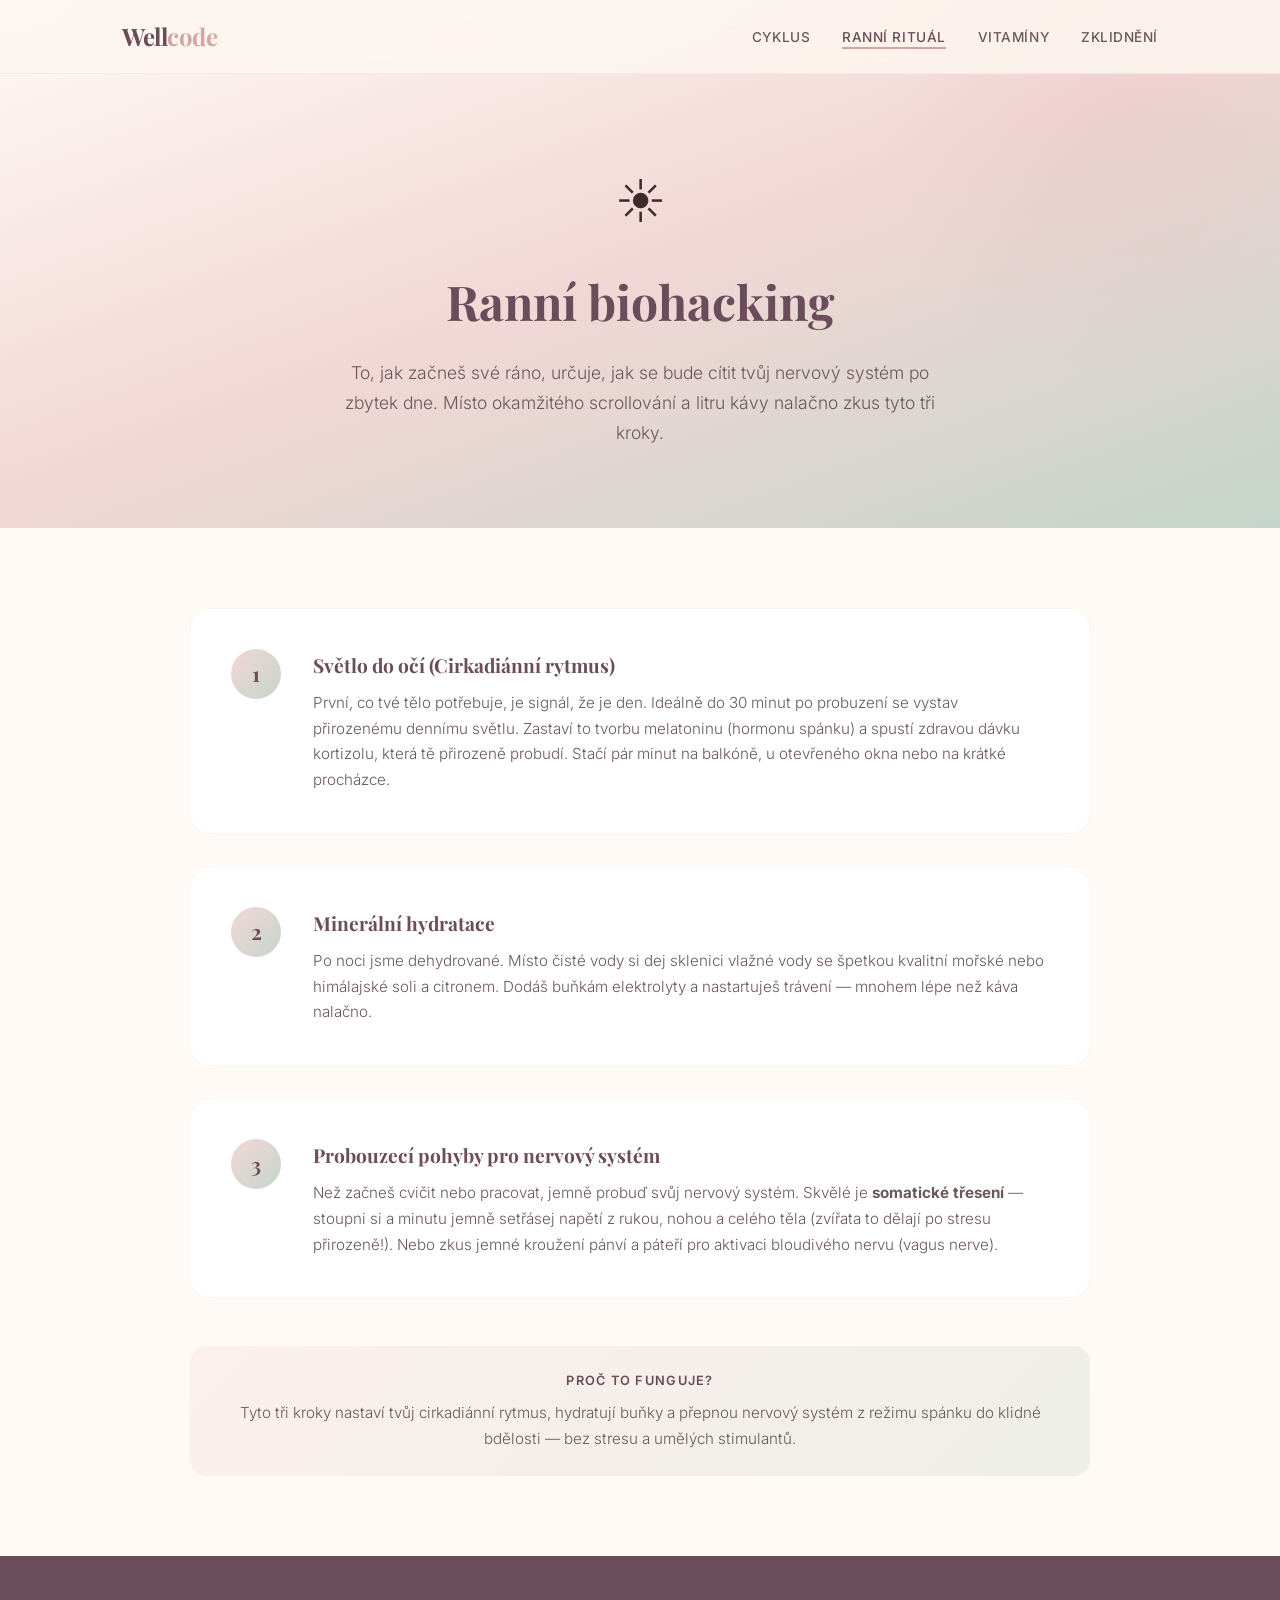
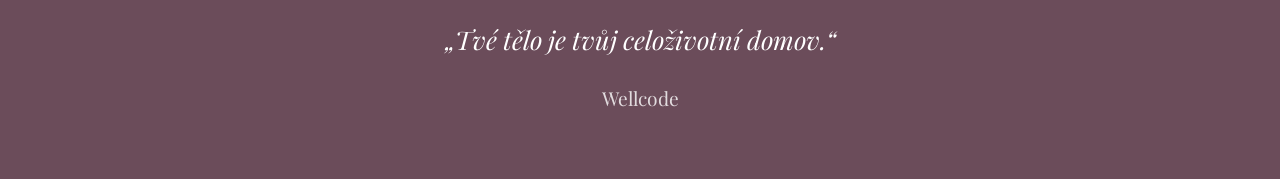
<file: rano.html>
<!DOCTYPE html>
<html lang="cs">
<head>
    <meta charset="UTF-8">
    <meta name="viewport" content="width=device-width, initial-scale=1.0">
    <title>Ranní biohacking | Wellcode</title>
    <link rel="preconnect" href="https://fonts.googleapis.com">
    <link rel="preconnect" href="https://fonts.gstatic.com" crossorigin>
    <link href="https://fonts.googleapis.com/css2?family=Playfair+Display:ital,wght@0,400;0,600;0,700;1,400&family=Inter:wght@300;400;500;600&display=swap" rel="stylesheet">
    <link rel="stylesheet" href="style.css">
</head>
<body>

<nav id="navbar">
    <div class="nav-inner">
        <a href="index.html" class="logo">Well<span>code</span></a>
        <ul class="nav-links" id="navLinks">
            <li><a href="cyklus.html">Cyklus</a></li>
            <li><a href="rano.html" class="active">Ranní rituál</a></li>
            <li><a href="vitaminy.html">Vitamíny</a></li>
            <li><a href="zklidneni.html">Zklidnění</a></li>
        </ul>
        <button class="hamburger" id="hamburger" aria-label="Menu">
            <span></span><span></span><span></span>
        </button>
    </div>
</nav>

<header class="page-hero">
    <span class="section-icon">&#9728;&#65039;</span>
    <h1>Ranní biohacking</h1>
    <p>To, jak začneš své ráno, určuje, jak se bude cítit tvůj nervový systém po zbytek dne. Místo okamžitého scrollování a litru kávy nalačno zkus tyto tři kroky.</p>
</header>

<section class="content-section">
    <div class="container">
        <div class="routine-steps">
            <div class="routine-step fade-in">
                <div class="step-number">1</div>
                <div class="step-content">
                    <h3>Světlo do očí (Cirkadiánní rytmus)</h3>
                    <p>První, co tvé tělo potřebuje, je signál, že je den. Ideálně do 30 minut po probuzení se vystav přirozenému dennímu světlu. Zastaví to tvorbu melatoninu (hormonu spánku) a spustí zdravou dávku kortizolu, která tě přirozeně probudí. Stačí pár minut na balkóně, u otevřeného okna nebo na krátké procházce.</p>
                </div>
            </div>

            <div class="routine-step fade-in">
                <div class="step-number">2</div>
                <div class="step-content">
                    <h3>Minerální hydratace</h3>
                    <p>Po noci jsme dehydrované. Místo čisté vody si dej sklenici vlažné vody se špetkou kvalitní mořské nebo himálajské soli a citronem. Dodáš buňkám elektrolyty a nastartuješ trávení &mdash; mnohem lépe než káva nalačno.</p>
                </div>
            </div>

            <div class="routine-step fade-in">
                <div class="step-number">3</div>
                <div class="step-content">
                    <h3>Probouzecí pohyby pro nervový systém</h3>
                    <p>Než začneš cvičit nebo pracovat, jemně probuď svůj nervový systém. Skvělé je <strong>somatické třesení</strong> &mdash; stoupni si a minutu jemně setřásej napětí z rukou, nohou a celého těla (zvířata to dělají po stresu přirozeně!). Nebo zkus jemné kroužení pánví a páteří pro aktivaci bloudivého nervu (vagus nerve).</p>
                </div>
            </div>
        </div>

        <div class="tip-box fade-in" style="margin-top: 3rem;">
            <span class="tip-label">Proč to funguje?</span>
            <p>Tyto tři kroky nastaví tvůj cirkadiánní rytmus, hydratují buňky a přepnou nervový systém z režimu spánku do klidné bdělosti &mdash; bez stresu a umělých stimulantů.</p>
        </div>
    </div>
</section>

<footer>
    <p class="footer-quote">&bdquo;Tvé tělo je tvůj celoživotní domov.&ldquo;</p>
    <p class="footer-brand">Wellcode</p>
</footer>

<script>
    const navbar = document.getElementById('navbar');
    window.addEventListener('scroll', () => navbar.classList.toggle('scrolled', window.scrollY > 50));
    const hamburger = document.getElementById('hamburger');
    const navLinks = document.getElementById('navLinks');
    hamburger.addEventListener('click', () => navLinks.classList.toggle('open'));
    navLinks.querySelectorAll('a').forEach(l => l.addEventListener('click', () => navLinks.classList.remove('open')));
    const observer = new IntersectionObserver(entries => {
        entries.forEach(e => { if (e.isIntersecting) e.target.classList.add('visible'); });
    }, { threshold: 0.1 });
    document.querySelectorAll('.fade-in').forEach(el => observer.observe(el));
</script>

</body>
</html>
</file>
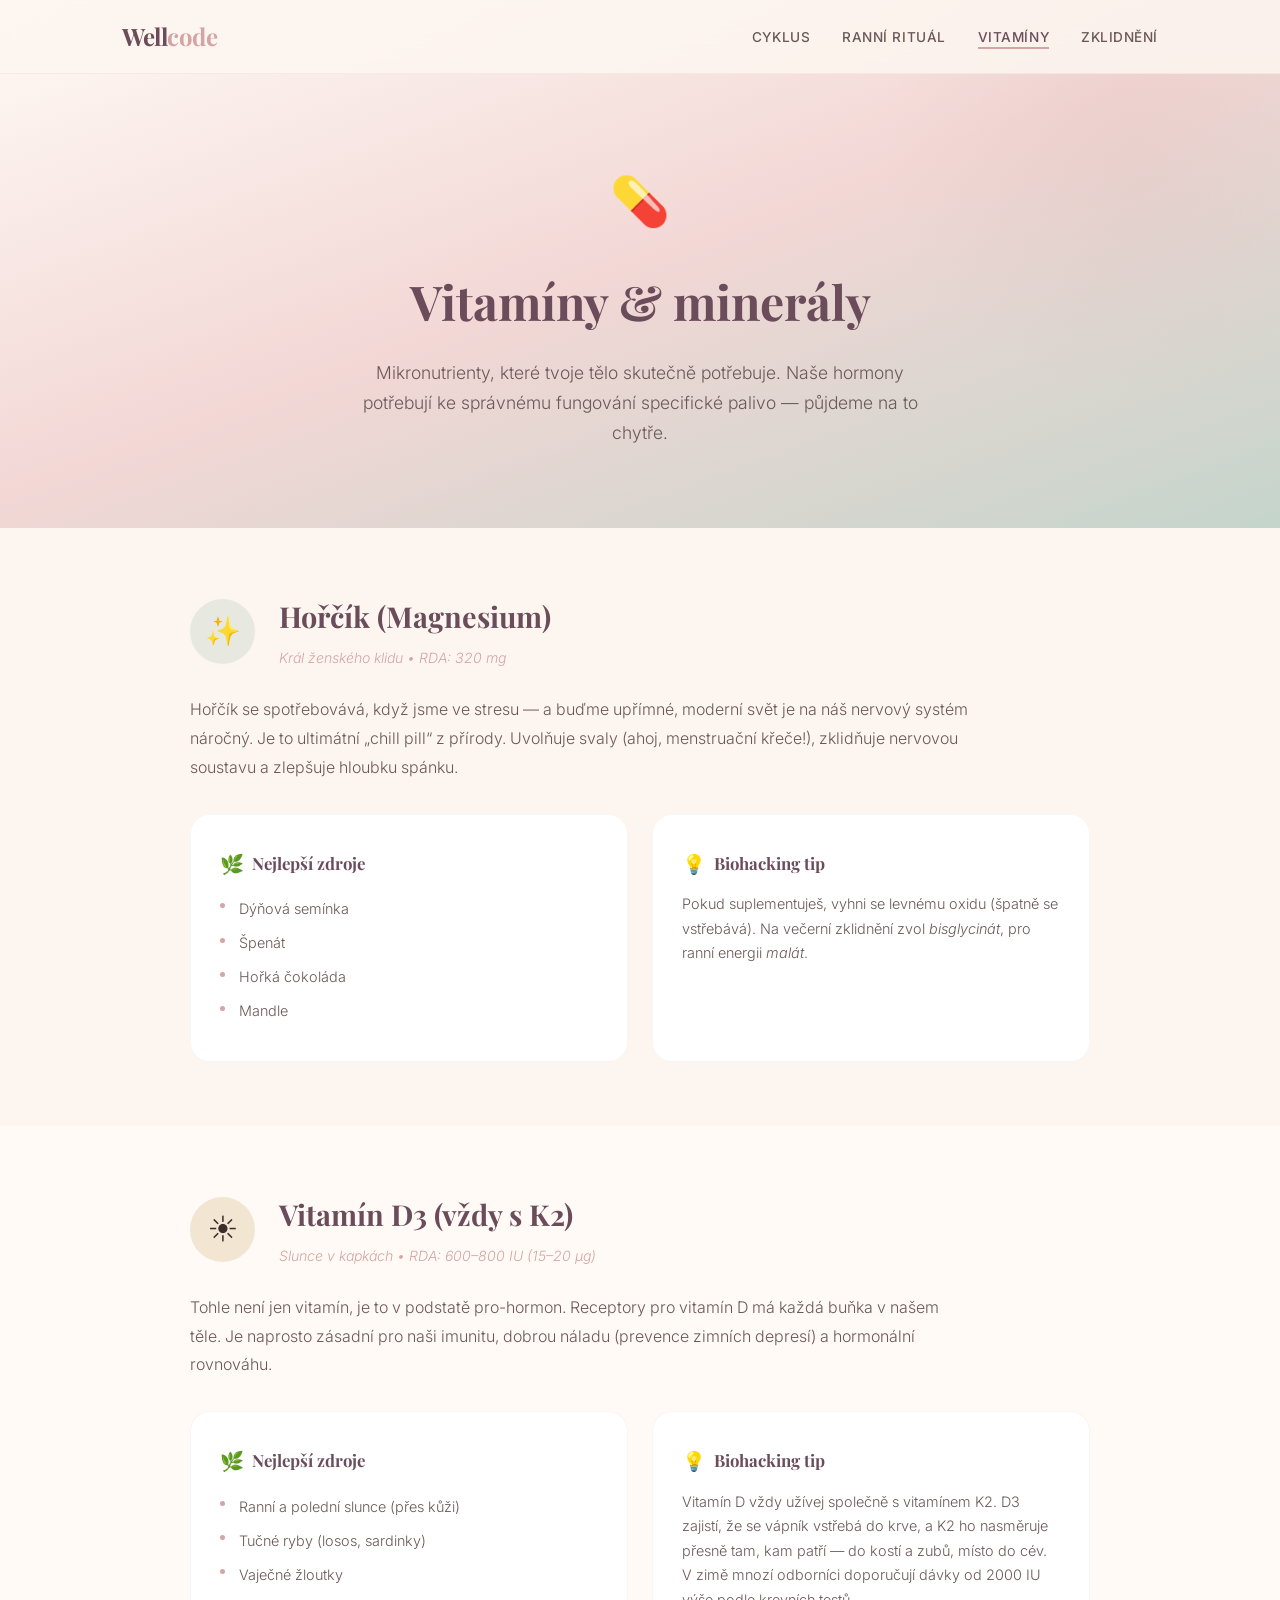
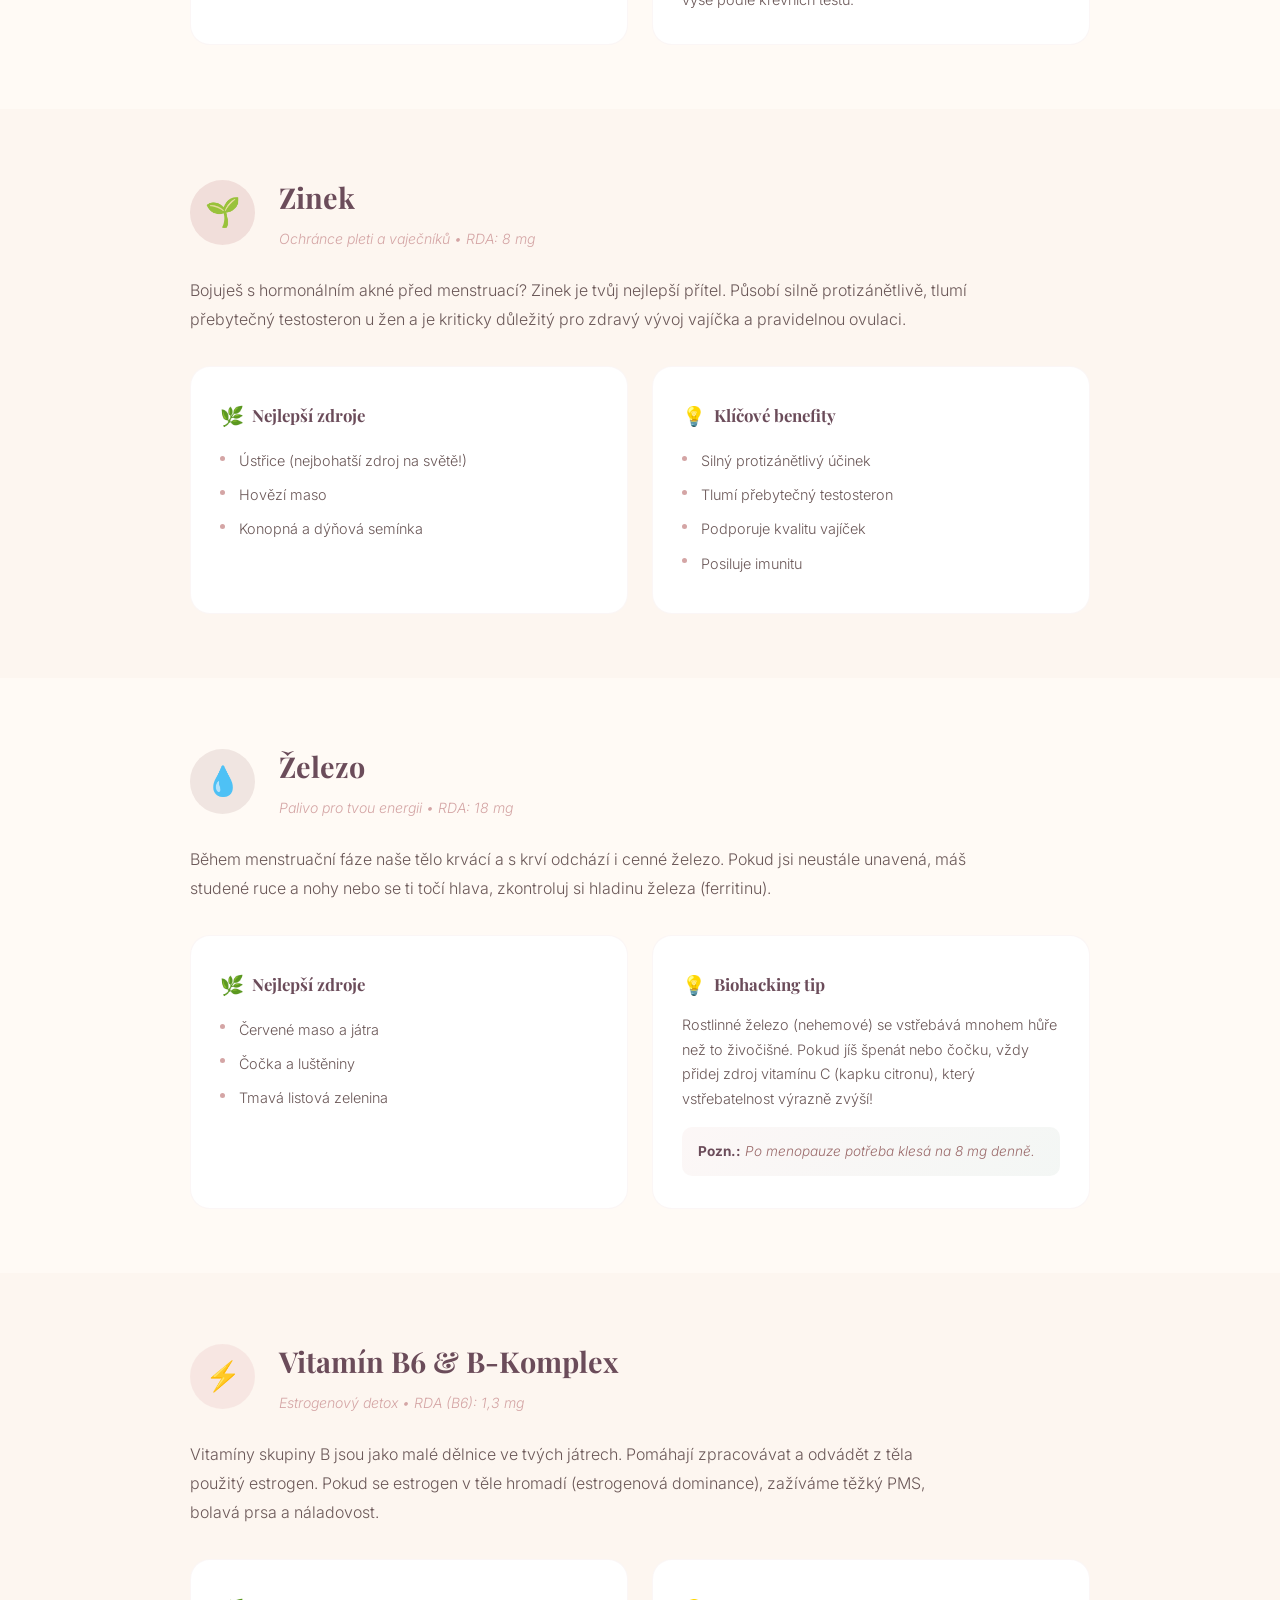
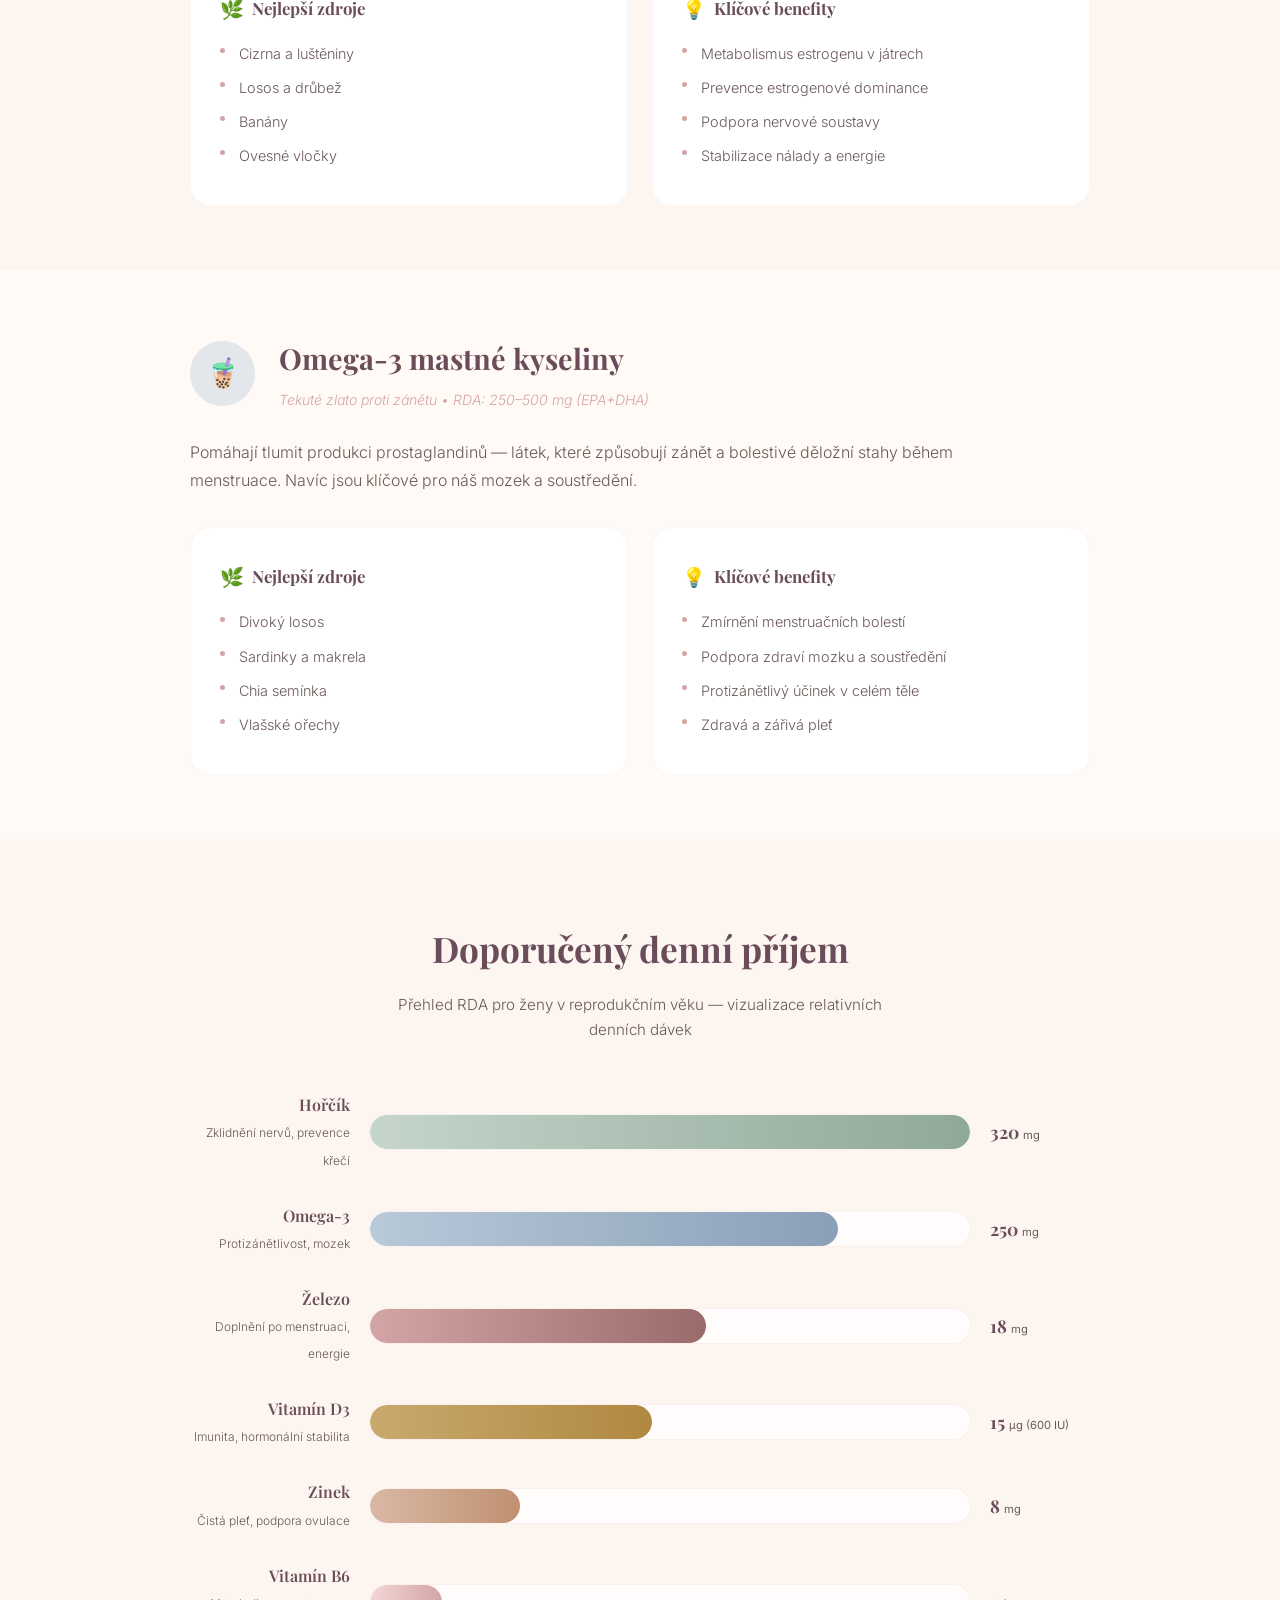
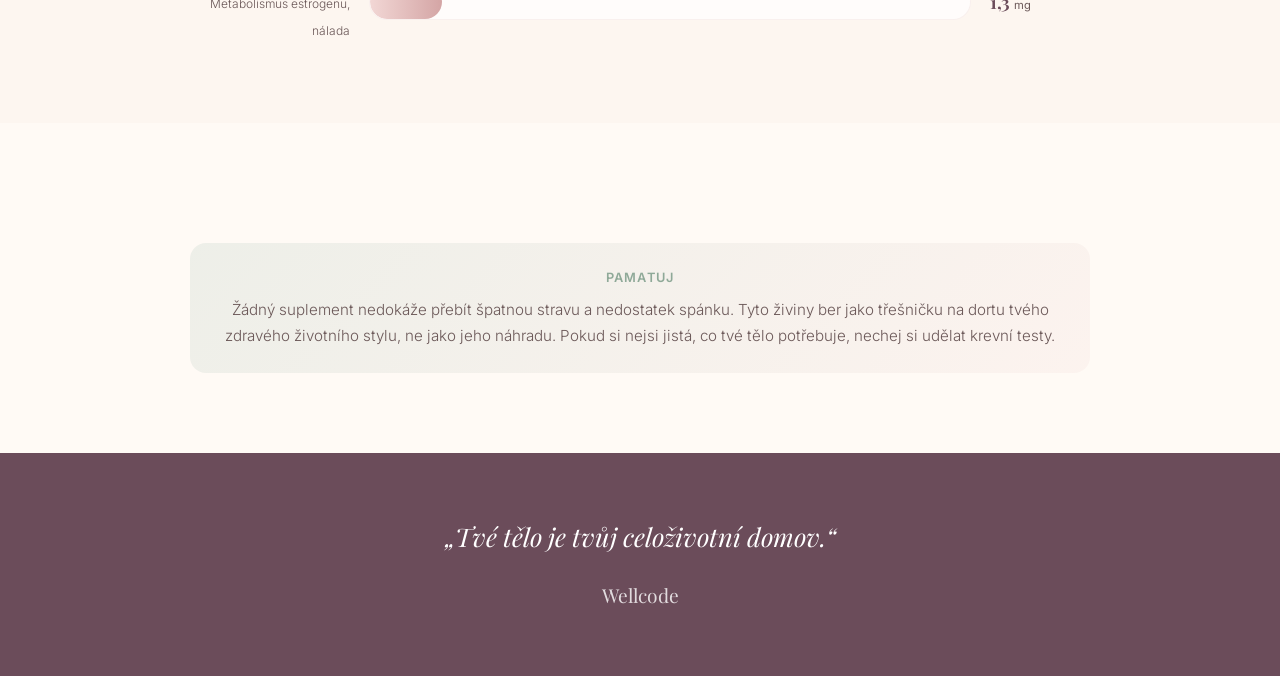
<file: vitaminy.html>
<!DOCTYPE html>
<html lang="cs">
<head>
    <meta charset="UTF-8">
    <meta name="viewport" content="width=device-width, initial-scale=1.0">
    <title>Vitamíny &amp; minerály | Wellcode</title>
    <link rel="preconnect" href="https://fonts.googleapis.com">
    <link rel="preconnect" href="https://fonts.gstatic.com" crossorigin>
    <link href="https://fonts.googleapis.com/css2?family=Playfair+Display:ital,wght@0,400;0,600;0,700;1,400&family=Inter:wght@300;400;500;600&display=swap" rel="stylesheet">
    <link rel="stylesheet" href="style.css">
    <style>
        /* ---- NUTRIENT DETAIL CARDS ---- */
        .nutrient-section {
            padding: 4rem 2rem;
        }

        .nutrient-section:nth-child(odd) {
            background: var(--cream);
        }

        .nutrient-section:nth-child(even) {
            background: var(--warm-white);
        }

        .nutrient-container {
            max-width: 900px;
            margin: 0 auto;
        }

        .nutrient-header {
            display: flex;
            align-items: center;
            gap: 1.5rem;
            margin-bottom: 1.5rem;
        }

        .nutrient-header-icon {
            flex-shrink: 0;
            width: 65px;
            height: 65px;
            border-radius: 50%;
            display: flex;
            align-items: center;
            justify-content: center;
            font-size: 1.8rem;
        }

        .nutrient-header-icon.mag { background: rgba(197, 213, 203, 0.4); }
        .nutrient-header-icon.d3 { background: rgba(201, 169, 110, 0.25); }
        .nutrient-header-icon.zinc { background: rgba(212, 165, 165, 0.3); }
        .nutrient-header-icon.iron { background: rgba(155, 107, 107, 0.15); }
        .nutrient-header-icon.b6 { background: rgba(242, 215, 213, 0.5); }
        .nutrient-header-icon.omega { background: rgba(184, 201, 217, 0.4); }

        .nutrient-header-text h2 {
            font-family: 'Playfair Display', serif;
            font-size: clamp(1.4rem, 2.5vw, 1.8rem);
            color: var(--plum);
            margin-bottom: 0.2rem;
        }

        .nutrient-header-text .nutrient-subtitle {
            font-size: 0.88rem;
            color: var(--rose);
            font-style: italic;
        }

        .nutrient-body {
            color: var(--text-light);
            font-size: 1rem;
            line-height: 1.8;
            margin-bottom: 2rem;
            max-width: 780px;
        }

        .nutrient-info-grid {
            display: grid;
            grid-template-columns: 1fr 1fr;
            gap: 1.5rem;
        }

        .nutrient-info-card {
            background: white;
            border-radius: 20px;
            padding: 2rem 1.8rem;
            border: 1px solid rgba(212, 165, 165, 0.1);
            transition: transform 0.3s, box-shadow 0.3s;
        }

        .nutrient-info-card:hover {
            transform: translateY(-3px);
            box-shadow: 0 15px 40px rgba(107, 76, 90, 0.06);
        }

        .nutrient-info-card h3 {
            font-family: 'Playfair Display', serif;
            font-size: 1.05rem;
            color: var(--plum);
            margin-bottom: 0.8rem;
            display: flex;
            align-items: center;
            gap: 0.5rem;
        }

        .nutrient-info-card h3 span {
            font-size: 1.2rem;
        }

        .nutrient-info-card ul {
            list-style: none;
            padding: 0;
        }

        .nutrient-info-card ul li {
            font-size: 0.9rem;
            color: var(--text-light);
            padding: 0.3rem 0;
            padding-left: 1.2rem;
            position: relative;
        }

        .nutrient-info-card ul li::before {
            content: '';
            position: absolute;
            left: 0;
            top: 0.7rem;
            width: 5px;
            height: 5px;
            border-radius: 50%;
            background: var(--rose);
        }

        .nutrient-info-card p {
            font-size: 0.9rem;
            color: var(--text-light);
        }

        .biohack-tip {
            margin-top: 1rem;
            padding: 0.8rem 1rem;
            background: linear-gradient(135deg, rgba(242, 215, 213, 0.2), rgba(197, 213, 203, 0.2));
            border-radius: 10px;
            font-size: 0.85rem;
            color: var(--deep-rose);
            font-style: italic;
        }

        .biohack-tip strong {
            font-style: normal;
            color: var(--plum);
        }

        /* ---- RDA CHART ---- */
        .rda-section {
            padding: 5rem 2rem;
            background: var(--cream);
        }

        .rda-container {
            max-width: 900px;
            margin: 0 auto;
        }

        .rda-header {
            text-align: center;
            margin-bottom: 3rem;
        }

        .rda-header h2 {
            font-family: 'Playfair Display', serif;
            font-size: clamp(1.6rem, 3vw, 2.2rem);
            color: var(--plum);
            margin-bottom: 0.8rem;
        }

        .rda-header p {
            color: var(--text-light);
            font-size: 0.95rem;
            max-width: 500px;
            margin: 0 auto;
        }

        .rda-bars {
            display: flex;
            flex-direction: column;
            gap: 1.8rem;
        }

        .rda-item {
            display: grid;
            grid-template-columns: 160px 1fr 100px;
            align-items: center;
            gap: 1.2rem;
        }

        .rda-label {
            text-align: right;
        }

        .rda-label .rda-name {
            font-family: 'Playfair Display', serif;
            font-size: 1rem;
            color: var(--plum);
            font-weight: 600;
            display: block;
        }

        .rda-label .rda-benefit {
            font-size: 0.75rem;
            color: var(--text-light);
        }

        .rda-bar-wrapper {
            position: relative;
            height: 36px;
            background: rgba(255, 255, 255, 0.7);
            border-radius: 18px;
            overflow: hidden;
            border: 1px solid rgba(212, 165, 165, 0.15);
        }

        .rda-bar-fill {
            height: 100%;
            border-radius: 18px;
            display: flex;
            align-items: center;
            justify-content: flex-end;
            padding-right: 1rem;
            font-size: 0.75rem;
            font-weight: 600;
            color: white;
            width: 0;
            transition: width 1.5s cubic-bezier(0.25, 0.46, 0.45, 0.94);
        }

        .rda-bar-fill.bar-mag {
            background: linear-gradient(90deg, var(--soft-sage), var(--sage));
        }

        .rda-bar-fill.bar-iron {
            background: linear-gradient(90deg, var(--rose), var(--deep-rose));
        }

        .rda-bar-fill.bar-zinc {
            background: linear-gradient(90deg, #D9B8A5, #C09070);
        }

        .rda-bar-fill.bar-b6 {
            background: linear-gradient(90deg, var(--blush), var(--rose));
        }

        .rda-bar-fill.bar-d3 {
            background: linear-gradient(90deg, var(--gold), #B08940);
        }

        .rda-bar-fill.bar-omega {
            background: linear-gradient(90deg, #B8C9D9, #8AA0B8);
        }

        .rda-value {
            font-family: 'Playfair Display', serif;
            font-size: 1.1rem;
            font-weight: 700;
            color: var(--plum);
            text-align: left;
        }

        .rda-value small {
            font-family: 'Inter', sans-serif;
            font-size: 0.7rem;
            font-weight: 400;
            color: var(--text-light);
        }

        @media (max-width: 768px) {
            .nutrient-header {
                flex-direction: column;
                text-align: center;
            }

            .nutrient-info-grid {
                grid-template-columns: 1fr;
            }

            .nutrient-section {
                padding: 3rem 1.5rem;
            }

            .rda-item {
                grid-template-columns: 1fr;
                gap: 0.4rem;
            }

            .rda-label {
                text-align: left;
            }

            .rda-value {
                text-align: right;
                margin-top: -2rem;
            }
        }
    </style>
</head>
<body>

<nav id="navbar">
    <div class="nav-inner">
        <a href="index.html" class="logo">Well<span>code</span></a>
        <ul class="nav-links" id="navLinks">
            <li><a href="cyklus.html">Cyklus</a></li>
            <li><a href="rano.html">Ranní rituál</a></li>
            <li><a href="vitaminy.html" class="active">Vitamíny</a></li>
            <li><a href="zklidneni.html">Zklidnění</a></li>
        </ul>
        <button class="hamburger" id="hamburger" aria-label="Menu">
            <span></span><span></span><span></span>
        </button>
    </div>
</nav>

<header class="page-hero">
    <span class="section-icon">&#128138;</span>
    <h1>Vitamíny &amp; minerály</h1>
    <p>Mikronutrienty, které tvoje tělo skutečně potřebuje. Naše hormony potřebují ke správnému fungování specifické palivo &mdash; půjdeme na to chytře.</p>
</header>

<!-- 1. HOŘČÍK -->
<section class="nutrient-section">
    <div class="nutrient-container">
        <div class="nutrient-header fade-in">
            <div class="nutrient-header-icon mag">&#10024;</div>
            <div class="nutrient-header-text">
                <h2>Hořčík (Magnesium)</h2>
                <span class="nutrient-subtitle">Král ženského klidu &bull; RDA: 320 mg</span>
            </div>
        </div>
        <p class="nutrient-body fade-in">Hořčík se spotřebovává, když jsme ve stresu &mdash; a buďme upřímné, moderní svět je na náš nervový systém náročný. Je to ultimátní &bdquo;chill pill&ldquo; z přírody. Uvolňuje svaly (ahoj, menstruační křeče!), zklidňuje nervovou soustavu a zlepšuje hloubku spánku.</p>
        <div class="nutrient-info-grid">
            <div class="nutrient-info-card fade-in">
                <h3><span>&#127807;</span> Nejlepší zdroje</h3>
                <ul>
                    <li>Dýňová semínka</li>
                    <li>Špenát</li>
                    <li>Hořká čokoláda</li>
                    <li>Mandle</li>
                </ul>
            </div>
            <div class="nutrient-info-card fade-in">
                <h3><span>&#128161;</span> Biohacking tip</h3>
                <p>Pokud suplementuješ, vyhni se levnému oxidu (špatně se vstřebává). Na večerní zklidnění zvol <em>bisglycinát</em>, pro ranní energii <em>malát</em>.</p>
            </div>
        </div>
    </div>
</section>

<!-- 2. VITAMÍN D3 -->
<section class="nutrient-section">
    <div class="nutrient-container">
        <div class="nutrient-header fade-in">
            <div class="nutrient-header-icon d3">&#9728;&#65039;</div>
            <div class="nutrient-header-text">
                <h2>Vitamín D3 (vždy s K2)</h2>
                <span class="nutrient-subtitle">Slunce v kapkách &bull; RDA: 600&ndash;800 IU (15&ndash;20 &micro;g)</span>
            </div>
        </div>
        <p class="nutrient-body fade-in">Tohle není jen vitamín, je to v podstatě pro-hormon. Receptory pro vitamín D má každá buňka v našem těle. Je naprosto zásadní pro naši imunitu, dobrou náladu (prevence zimních depresí) a hormonální rovnováhu.</p>
        <div class="nutrient-info-grid">
            <div class="nutrient-info-card fade-in">
                <h3><span>&#127807;</span> Nejlepší zdroje</h3>
                <ul>
                    <li>Ranní a polední slunce (přes kůži)</li>
                    <li>Tučné ryby (losos, sardinky)</li>
                    <li>Vaječné žloutky</li>
                </ul>
            </div>
            <div class="nutrient-info-card fade-in">
                <h3><span>&#128161;</span> Biohacking tip</h3>
                <p>Vitamín D vždy užívej společně s vitamínem K2. D3 zajistí, že se vápník vstřebá do krve, a K2 ho nasměruje přesně tam, kam patří &mdash; do kostí a zubů, místo do cév. V zimě mnozí odborníci doporučují dávky od 2000 IU výše podle krevních testů.</p>
            </div>
        </div>
    </div>
</section>

<!-- 3. ZINEK -->
<section class="nutrient-section">
    <div class="nutrient-container">
        <div class="nutrient-header fade-in">
            <div class="nutrient-header-icon zinc">&#127793;</div>
            <div class="nutrient-header-text">
                <h2>Zinek</h2>
                <span class="nutrient-subtitle">Ochránce pleti a vaječníků &bull; RDA: 8 mg</span>
            </div>
        </div>
        <p class="nutrient-body fade-in">Bojuješ s hormonálním akné před menstruací? Zinek je tvůj nejlepší přítel. Působí silně protizánětlivě, tlumí přebytečný testosteron u žen a je kriticky důležitý pro zdravý vývoj vajíčka a pravidelnou ovulaci.</p>
        <div class="nutrient-info-grid">
            <div class="nutrient-info-card fade-in">
                <h3><span>&#127807;</span> Nejlepší zdroje</h3>
                <ul>
                    <li>Ústřice (nejbohatší zdroj na světě!)</li>
                    <li>Hovězí maso</li>
                    <li>Konopná a dýňová semínka</li>
                </ul>
            </div>
            <div class="nutrient-info-card fade-in">
                <h3><span>&#128161;</span> Klíčové benefity</h3>
                <ul>
                    <li>Silný protizánětlivý účinek</li>
                    <li>Tlumí přebytečný testosteron</li>
                    <li>Podporuje kvalitu vajíček</li>
                    <li>Posiluje imunitu</li>
                </ul>
            </div>
        </div>
    </div>
</section>

<!-- 4. ŽELEZO -->
<section class="nutrient-section">
    <div class="nutrient-container">
        <div class="nutrient-header fade-in">
            <div class="nutrient-header-icon iron">&#128167;</div>
            <div class="nutrient-header-text">
                <h2>Železo</h2>
                <span class="nutrient-subtitle">Palivo pro tvou energii &bull; RDA: 18 mg</span>
            </div>
        </div>
        <p class="nutrient-body fade-in">Během menstruační fáze naše tělo krvácí a s krví odchází i cenné železo. Pokud jsi neustále unavená, máš studené ruce a nohy nebo se ti točí hlava, zkontroluj si hladinu železa (ferritinu).</p>
        <div class="nutrient-info-grid">
            <div class="nutrient-info-card fade-in">
                <h3><span>&#127807;</span> Nejlepší zdroje</h3>
                <ul>
                    <li>Červené maso a játra</li>
                    <li>Čočka a luštěniny</li>
                    <li>Tmavá listová zelenina</li>
                </ul>
            </div>
            <div class="nutrient-info-card fade-in">
                <h3><span>&#128161;</span> Biohacking tip</h3>
                <p>Rostlinné železo (nehemové) se vstřebává mnohem hůře než to živočišné. Pokud jíš špenát nebo čočku, vždy přidej zdroj vitamínu C (kapku citronu), který vstřebatelnost výrazně zvýší!</p>
                <div class="biohack-tip"><strong>Pozn.:</strong> Po menopauze potřeba klesá na 8 mg denně.</div>
            </div>
        </div>
    </div>
</section>

<!-- 5. VITAMÍN B6 -->
<section class="nutrient-section">
    <div class="nutrient-container">
        <div class="nutrient-header fade-in">
            <div class="nutrient-header-icon b6">&#9889;</div>
            <div class="nutrient-header-text">
                <h2>Vitamín B6 &amp; B-Komplex</h2>
                <span class="nutrient-subtitle">Estrogenový detox &bull; RDA (B6): 1,3 mg</span>
            </div>
        </div>
        <p class="nutrient-body fade-in">Vitamíny skupiny B jsou jako malé dělnice ve tvých játrech. Pomáhají zpracovávat a odvádět z těla použitý estrogen. Pokud se estrogen v těle hromadí (estrogenová dominance), zažíváme těžký PMS, bolavá prsa a náladovost.</p>
        <div class="nutrient-info-grid">
            <div class="nutrient-info-card fade-in">
                <h3><span>&#127807;</span> Nejlepší zdroje</h3>
                <ul>
                    <li>Cizrna a luštěniny</li>
                    <li>Losos a drůbež</li>
                    <li>Banány</li>
                    <li>Ovesné vločky</li>
                </ul>
            </div>
            <div class="nutrient-info-card fade-in">
                <h3><span>&#128161;</span> Klíčové benefity</h3>
                <ul>
                    <li>Metabolismus estrogenu v játrech</li>
                    <li>Prevence estrogenové dominance</li>
                    <li>Podpora nervové soustavy</li>
                    <li>Stabilizace nálady a energie</li>
                </ul>
            </div>
        </div>
    </div>
</section>

<!-- 6. OMEGA-3 -->
<section class="nutrient-section">
    <div class="nutrient-container">
        <div class="nutrient-header fade-in">
            <div class="nutrient-header-icon omega">&#129483;</div>
            <div class="nutrient-header-text">
                <h2>Omega-3 mastné kyseliny</h2>
                <span class="nutrient-subtitle">Tekuté zlato proti zánětu &bull; RDA: 250&ndash;500 mg (EPA+DHA)</span>
            </div>
        </div>
        <p class="nutrient-body fade-in">Pomáhají tlumit produkci prostaglandinů &mdash; látek, které způsobují zánět a bolestivé děložní stahy během menstruace. Navíc jsou klíčové pro náš mozek a soustředění.</p>
        <div class="nutrient-info-grid">
            <div class="nutrient-info-card fade-in">
                <h3><span>&#127807;</span> Nejlepší zdroje</h3>
                <ul>
                    <li>Divoký losos</li>
                    <li>Sardinky a makrela</li>
                    <li>Chia semínka</li>
                    <li>Vlašské ořechy</li>
                </ul>
            </div>
            <div class="nutrient-info-card fade-in">
                <h3><span>&#128161;</span> Klíčové benefity</h3>
                <ul>
                    <li>Zmírnění menstruačních bolestí</li>
                    <li>Podpora zdraví mozku a soustředění</li>
                    <li>Protizánětlivý účinek v celém těle</li>
                    <li>Zdravá a zářivá pleť</li>
                </ul>
            </div>
        </div>
    </div>
</section>

<!-- RDA VIZUALIZACE -->
<section class="rda-section">
    <div class="rda-container">
        <div class="rda-header fade-in">
            <h2>Doporučený denní příjem</h2>
            <p>Přehled RDA pro ženy v reprodukčním věku &mdash; vizualizace relativních denních dávek</p>
        </div>

        <div class="rda-bars">
            <div class="rda-item fade-in">
                <div class="rda-label">
                    <span class="rda-name">Hořčík</span>
                    <span class="rda-benefit">Zklidnění nervů, prevence křečí</span>
                </div>
                <div class="rda-bar-wrapper">
                    <div class="rda-bar-fill bar-mag" data-width="100%"></div>
                </div>
                <div class="rda-value">320 <small>mg</small></div>
            </div>

            <div class="rda-item fade-in">
                <div class="rda-label">
                    <span class="rda-name">Omega-3</span>
                    <span class="rda-benefit">Protizánětlivost, mozek</span>
                </div>
                <div class="rda-bar-wrapper">
                    <div class="rda-bar-fill bar-omega" data-width="78%"></div>
                </div>
                <div class="rda-value">250 <small>mg</small></div>
            </div>

            <div class="rda-item fade-in">
                <div class="rda-label">
                    <span class="rda-name">Železo</span>
                    <span class="rda-benefit">Doplnění po menstruaci, energie</span>
                </div>
                <div class="rda-bar-wrapper">
                    <div class="rda-bar-fill bar-iron" data-width="56%"></div>
                </div>
                <div class="rda-value">18 <small>mg</small></div>
            </div>

            <div class="rda-item fade-in">
                <div class="rda-label">
                    <span class="rda-name">Vitamín D3</span>
                    <span class="rda-benefit">Imunita, hormonální stabilita</span>
                </div>
                <div class="rda-bar-wrapper">
                    <div class="rda-bar-fill bar-d3" data-width="47%"></div>
                </div>
                <div class="rda-value">15 <small>&micro;g (600 IU)</small></div>
            </div>

            <div class="rda-item fade-in">
                <div class="rda-label">
                    <span class="rda-name">Zinek</span>
                    <span class="rda-benefit">Čistá pleť, podpora ovulace</span>
                </div>
                <div class="rda-bar-wrapper">
                    <div class="rda-bar-fill bar-zinc" data-width="25%"></div>
                </div>
                <div class="rda-value">8 <small>mg</small></div>
            </div>

            <div class="rda-item fade-in">
                <div class="rda-label">
                    <span class="rda-name">Vitamín B6</span>
                    <span class="rda-benefit">Metabolismus estrogenu, nálada</span>
                </div>
                <div class="rda-bar-wrapper">
                    <div class="rda-bar-fill bar-b6" data-width="12%"></div>
                </div>
                <div class="rda-value">1,3 <small>mg</small></div>
            </div>
        </div>
    </div>
</section>

<!-- PAMATUJ -->
<section class="content-section">
    <div class="container">
        <div class="supplement-note fade-in">
            <span class="note-label">Pamatuj</span>
            <p>Žádný suplement nedokáže přebít špatnou stravu a nedostatek spánku. Tyto živiny ber jako třešničku na dortu tvého zdravého životního stylu, ne jako jeho náhradu. Pokud si nejsi jistá, co tvé tělo potřebuje, nechej si udělat krevní testy.</p>
        </div>
    </div>
</section>

<footer>
    <p class="footer-quote">&bdquo;Tvé tělo je tvůj celoživotní domov.&ldquo;</p>
    <p class="footer-brand">Wellcode</p>
</footer>

<script>
    const navbar = document.getElementById('navbar');
    window.addEventListener('scroll', () => navbar.classList.toggle('scrolled', window.scrollY > 50));
    const hamburger = document.getElementById('hamburger');
    const navLinks = document.getElementById('navLinks');
    hamburger.addEventListener('click', () => navLinks.classList.toggle('open'));
    navLinks.querySelectorAll('a').forEach(l => l.addEventListener('click', () => navLinks.classList.remove('open')));

    const observer = new IntersectionObserver(entries => {
        entries.forEach(e => {
            if (e.isIntersecting) {
                e.target.classList.add('visible');
                // Animate RDA bars
                const bar = e.target.querySelector('.rda-bar-fill');
                if (bar) {
                    setTimeout(() => {
                        bar.style.width = bar.dataset.width;
                    }, 200);
                }
            }
        });
    }, { threshold: 0.1 });

    document.querySelectorAll('.fade-in').forEach(el => observer.observe(el));
</script>

</body>
</html>
</file>
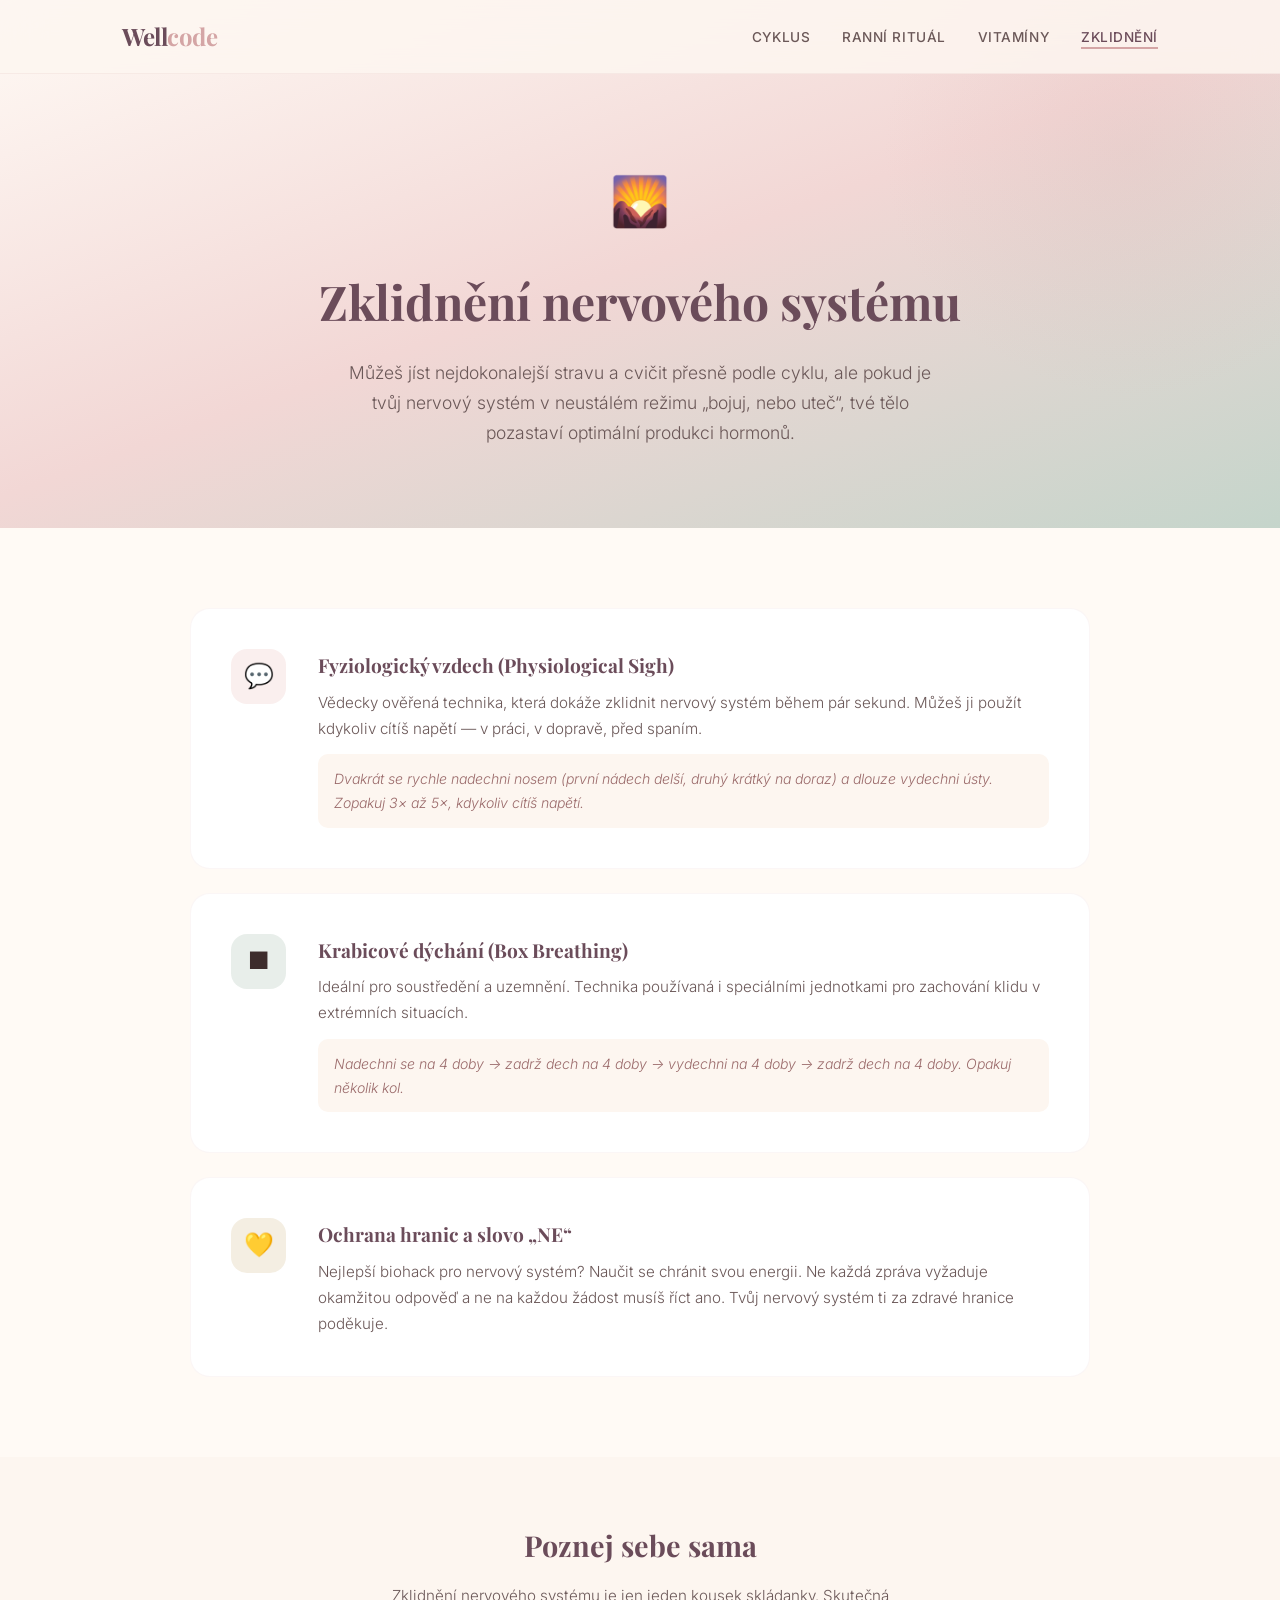
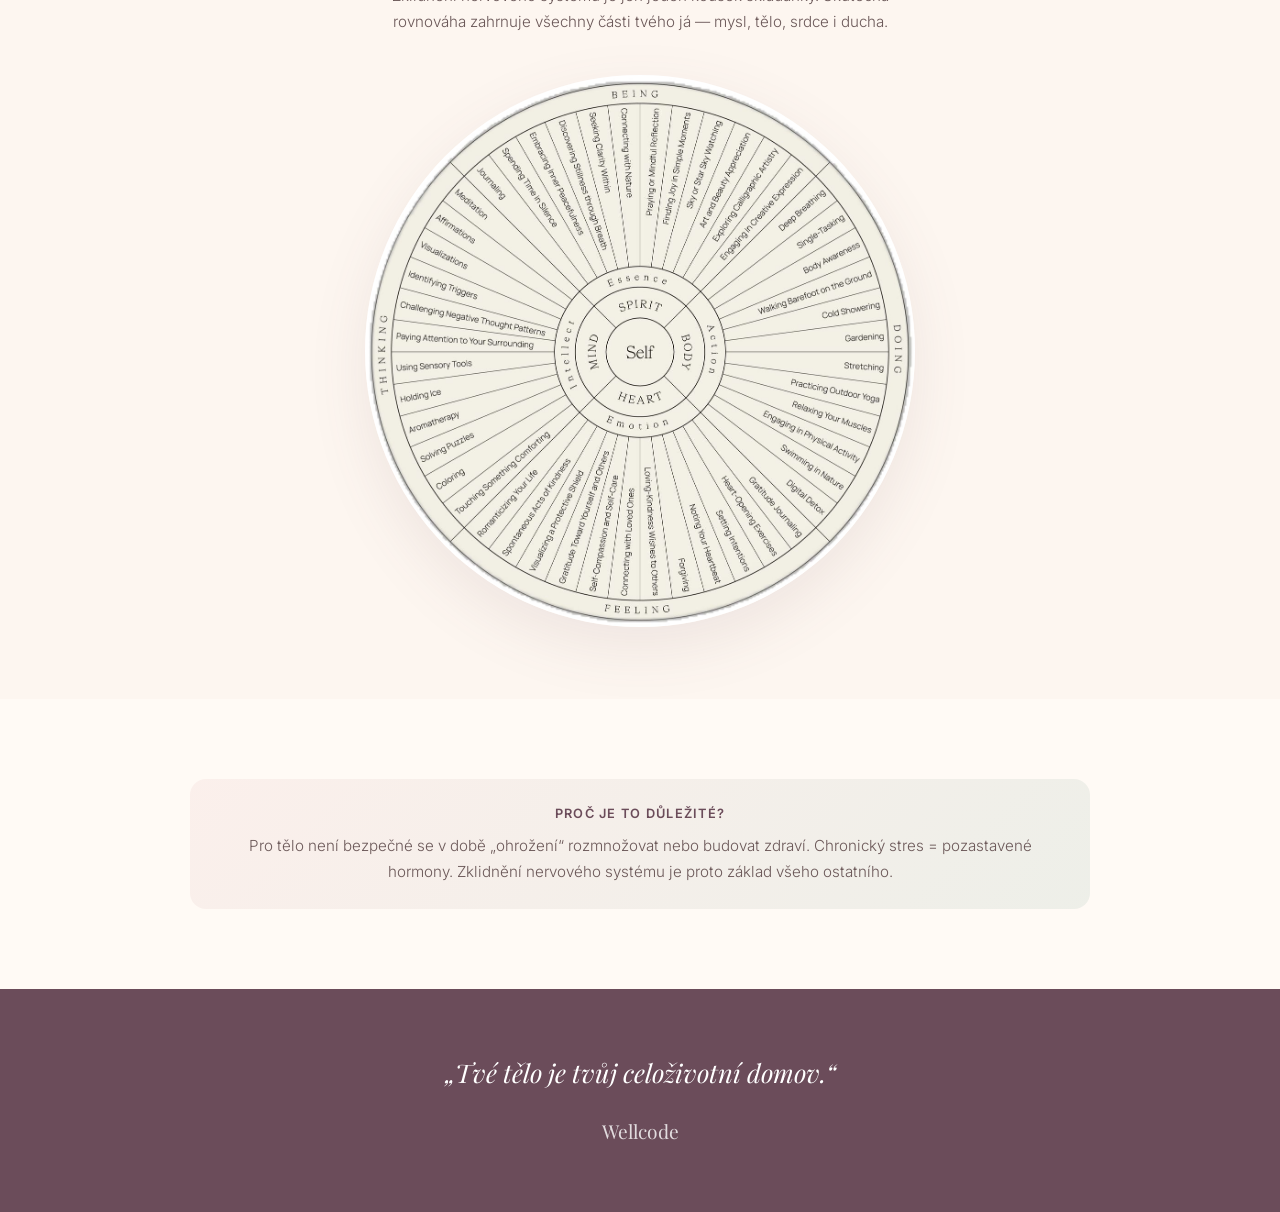
<file: zklidneni.html>
<!DOCTYPE html>
<html lang="cs">
<head>
    <meta charset="UTF-8">
    <meta name="viewport" content="width=device-width, initial-scale=1.0">
    <title>Zklidnění nervového systému | Wellcode</title>
    <link rel="preconnect" href="https://fonts.googleapis.com">
    <link rel="preconnect" href="https://fonts.gstatic.com" crossorigin>
    <link href="https://fonts.googleapis.com/css2?family=Playfair+Display:ital,wght@0,400;0,600;0,700;1,400&family=Inter:wght@300;400;500;600&display=swap" rel="stylesheet">
    <link rel="stylesheet" href="style.css">
    <style>
        .self-image-section {
            padding: 4rem 2rem;
            background: var(--cream);
            text-align: center;
        }

        .self-image-wrapper {
            max-width: 550px;
            margin: 0 auto;
        }

        .self-image-wrapper img {
            width: 100%;
            height: auto;
            border-radius: 50%;
            box-shadow: 0 20px 60px rgba(107, 76, 90, 0.1);
        }

        .self-image-wrapper h2 {
            font-family: 'Playfair Display', serif;
            font-size: clamp(1.4rem, 2.5vw, 1.8rem);
            color: var(--plum);
            margin-bottom: 0.8rem;
        }

        .self-image-wrapper p {
            color: var(--text-light);
            font-size: 0.95rem;
            max-width: 500px;
            margin: 0 auto 2.5rem;
        }
    </style>
</head>
<body>

<nav id="navbar">
    <div class="nav-inner">
        <a href="index.html" class="logo">Well<span>code</span></a>
        <ul class="nav-links" id="navLinks">
            <li><a href="cyklus.html">Cyklus</a></li>
            <li><a href="rano.html">Ranní rituál</a></li>
            <li><a href="vitaminy.html">Vitamíny</a></li>
            <li><a href="zklidneni.html" class="active">Zklidnění</a></li>
        </ul>
        <button class="hamburger" id="hamburger" aria-label="Menu">
            <span></span><span></span><span></span>
        </button>
    </div>
</nav>

<header class="page-hero">
    <span class="section-icon">&#127748;</span>
    <h1>Zklidnění nervového systému</h1>
    <p>Můžeš jíst nejdokonalejší stravu a cvičit přesně podle cyklu, ale pokud je tvůj nervový systém v neustálém režimu &bdquo;bojuj, nebo uteč&ldquo;, tvé tělo pozastaví optimální produkci hormonů.</p>
</header>

<section class="content-section">
    <div class="container">
        <div class="techniques">
            <div class="technique-card fade-in">
                <div class="technique-icon">&#128172;</div>
                <div class="technique-content">
                    <h3>Fyziologický vzdech (Physiological Sigh)</h3>
                    <p>Vědecky ověřená technika, která dokáže zklidnit nervový systém během pár sekund. Můžeš ji použít kdykoliv cítíš napětí &mdash; v práci, v dopravě, před spaním.</p>
                    <div class="how-to">Dvakrát se rychle nadechni nosem (první nádech delší, druhý krátký na doraz) a dlouze vydechni ústy. Zopakuj 3&times; až 5&times;, kdykoliv cítíš napětí.</div>
                </div>
            </div>

            <div class="technique-card fade-in">
                <div class="technique-icon">&#9632;</div>
                <div class="technique-content">
                    <h3>Krabicové dýchání (Box Breathing)</h3>
                    <p>Ideální pro soustředění a uzemnění. Technika používaná i speciálními jednotkami pro zachování klidu v extrémních situacích.</p>
                    <div class="how-to">Nadechni se na 4 doby &rarr; zadrž dech na 4 doby &rarr; vydechni na 4 doby &rarr; zadrž dech na 4 doby. Opakuj několik kol.</div>
                </div>
            </div>

            <div class="technique-card fade-in">
                <div class="technique-icon">&#128155;</div>
                <div class="technique-content">
                    <h3>Ochrana hranic a slovo &bdquo;NE&ldquo;</h3>
                    <p>Nejlepší biohack pro nervový systém? Naučit se chránit svou energii. Ne každá zpráva vyžaduje okamžitou odpověď a ne na každou žádost musíš říct ano. Tvůj nervový systém ti za zdravé hranice poděkuje.</p>
                </div>
            </div>
        </div>

    </div>
</section>

<section class="self-image-section">
    <div class="self-image-wrapper fade-in">
        <h2>Poznej sebe sama</h2>
        <p>Zklidnění nervového systému je jen jeden kousek skládanky. Skutečná rovnováha zahrnuje všechny části tvého já &mdash; mysl, tělo, srdce i ducha.</p>
        <img src="images/SELF.jpg" alt="Self diagram - Being, Thinking, Feeling, Doing">
    </div>
</section>

<section class="content-section">
    <div class="container">
        <div class="tip-box fade-in" style="margin-top: 0;">
            <span class="tip-label">Proč je to důležité?</span>
            <p>Pro tělo není bezpečné se v době &bdquo;ohrožení&ldquo; rozmnožovat nebo budovat zdraví. Chronický stres = pozastavené hormony. Zklidnění nervového systému je proto základ všeho ostatního.</p>
        </div>
    </div>
</section>

<footer>
    <p class="footer-quote">&bdquo;Tvé tělo je tvůj celoživotní domov.&ldquo;</p>
    <p class="footer-brand">Wellcode</p>
</footer>

<script>
    const navbar = document.getElementById('navbar');
    window.addEventListener('scroll', () => navbar.classList.toggle('scrolled', window.scrollY > 50));
    const hamburger = document.getElementById('hamburger');
    const navLinks = document.getElementById('navLinks');
    hamburger.addEventListener('click', () => navLinks.classList.toggle('open'));
    navLinks.querySelectorAll('a').forEach(l => l.addEventListener('click', () => navLinks.classList.remove('open')));
    const observer = new IntersectionObserver(entries => {
        entries.forEach(e => { if (e.isIntersecting) e.target.classList.add('visible'); });
    }, { threshold: 0.1 });
    document.querySelectorAll('.fade-in').forEach(el => observer.observe(el));
</script>

</body>
</html>
</file>
<file: style.css>
:root {
    --blush: #F2D7D5;
    --rose: #D4A5A5;
    --deep-rose: #9B6B6B;
    --plum: #6B4C5A;
    --cream: #FDF6F0;
    --warm-white: #FFFAF5;
    --soft-sage: #C5D5CB;
    --sage: #8FA998;
    --gold: #C9A96E;
    --text: #3D2C2C;
    --text-light: #6B5858;
}

* {
    margin: 0;
    padding: 0;
    box-sizing: border-box;
}

html {
    scroll-behavior: smooth;
}

body {
    font-family: 'Inter', sans-serif;
    color: var(--text);
    background-color: var(--warm-white);
    line-height: 1.7;
    font-weight: 300;
}

/* ---- NAV ---- */
nav {
    position: fixed;
    top: 0;
    left: 0;
    right: 0;
    z-index: 100;
    background: rgba(253, 246, 240, 0.85);
    backdrop-filter: blur(20px);
    -webkit-backdrop-filter: blur(20px);
    border-bottom: 1px solid rgba(212, 165, 165, 0.15);
    transition: box-shadow 0.3s;
}

nav.scrolled {
    box-shadow: 0 2px 30px rgba(107, 76, 90, 0.08);
}

.nav-inner {
    max-width: 1100px;
    margin: 0 auto;
    padding: 1rem 2rem;
    display: flex;
    justify-content: space-between;
    align-items: center;
}

.logo {
    font-family: 'Playfair Display', serif;
    font-size: 1.5rem;
    font-weight: 700;
    color: var(--plum);
    text-decoration: none;
    letter-spacing: -0.02em;
}

.logo span {
    color: var(--rose);
}

.nav-links {
    display: flex;
    gap: 2rem;
    list-style: none;
}

.nav-links a {
    text-decoration: none;
    color: var(--text-light);
    font-size: 0.85rem;
    font-weight: 500;
    letter-spacing: 0.04em;
    text-transform: uppercase;
    transition: color 0.3s;
    position: relative;
}

.nav-links a::after {
    content: '';
    position: absolute;
    bottom: -4px;
    left: 0;
    width: 0;
    height: 2px;
    background: var(--rose);
    transition: width 0.3s;
}

.nav-links a:hover {
    color: var(--plum);
}

.nav-links a:hover::after {
    width: 100%;
}

.nav-links a.active {
    color: var(--plum);
}

.nav-links a.active::after {
    width: 100%;
}

.hamburger {
    display: none;
    flex-direction: column;
    gap: 5px;
    cursor: pointer;
    background: none;
    border: none;
    padding: 4px;
}

.hamburger span {
    display: block;
    width: 24px;
    height: 2px;
    background: var(--plum);
    transition: 0.3s;
}

/* ---- COMMON ---- */
.container {
    max-width: 900px;
    margin: 0 auto;
}

.section-header {
    text-align: center;
    margin-bottom: 4rem;
}

.section-icon {
    font-size: 2.5rem;
    margin-bottom: 1rem;
    display: block;
}

.section-header h2 {
    font-family: 'Playfair Display', serif;
    font-size: clamp(1.8rem, 3.5vw, 2.5rem);
    color: var(--plum);
    margin-bottom: 1rem;
}

.section-header p {
    color: var(--text-light);
    max-width: 600px;
    margin: 0 auto;
    font-size: 1.05rem;
}

/* ---- PAGE HERO (subpages) ---- */
.page-hero {
    padding: 10rem 2rem 5rem;
    text-align: center;
    background: linear-gradient(160deg, var(--warm-white) 0%, var(--blush) 50%, var(--soft-sage) 100%);
    position: relative;
    overflow: hidden;
}

.page-hero::before {
    content: '';
    position: absolute;
    width: 500px;
    height: 500px;
    border-radius: 50%;
    background: radial-gradient(circle, rgba(212, 165, 165, 0.15) 0%, transparent 70%);
    top: -100px;
    right: -100px;
}

.page-hero .section-icon {
    font-size: 3rem;
    margin-bottom: 1.2rem;
}

.page-hero h1 {
    font-family: 'Playfair Display', serif;
    font-size: clamp(2rem, 4vw, 3rem);
    color: var(--plum);
    margin-bottom: 1rem;
}

.page-hero p {
    color: var(--text-light);
    font-size: 1.1rem;
    max-width: 600px;
    margin: 0 auto;
}

/* ---- CONTENT SECTION ---- */
.content-section {
    padding: 5rem 2rem;
}

.content-section.alt {
    background: var(--cream);
}

/* ---- PHASE CARDS ---- */
.phases-grid {
    display: grid;
    grid-template-columns: repeat(2, 1fr);
    gap: 1.5rem;
}

.phase-card {
    background: white;
    border-radius: 20px;
    padding: 2.5rem 2rem;
    transition: transform 0.3s, box-shadow 0.3s;
    border: 1px solid rgba(212, 165, 165, 0.1);
}

.phase-card:hover {
    transform: translateY(-4px);
    box-shadow: 0 20px 50px rgba(107, 76, 90, 0.08);
}

.phase-card.winter { border-top: 4px solid #B8C9D9; }
.phase-card.spring { border-top: 4px solid #B8D9C5; }
.phase-card.summer { border-top: 4px solid #D9C9A5; }
.phase-card.autumn { border-top: 4px solid #D9B8A5; }

.phase-emoji {
    font-size: 2rem;
    margin-bottom: 0.8rem;
    display: block;
}

.phase-card h3 {
    font-family: 'Playfair Display', serif;
    font-size: 1.3rem;
    color: var(--plum);
    margin-bottom: 0.3rem;
}

.phase-card .phase-subtitle {
    font-size: 0.85rem;
    color: var(--rose);
    font-style: italic;
    margin-bottom: 1.2rem;
}

.phase-detail {
    margin-bottom: 0.8rem;
}

.phase-detail strong {
    font-weight: 600;
    color: var(--plum);
    font-size: 0.8rem;
    text-transform: uppercase;
    letter-spacing: 0.05em;
}

.phase-detail p {
    font-size: 0.92rem;
    color: var(--text-light);
    margin-top: 0.2rem;
}

/* ---- TIP BOX ---- */
.tip-box {
    background: linear-gradient(135deg, rgba(242, 215, 213, 0.3), rgba(197, 213, 203, 0.3));
    border-radius: 16px;
    padding: 1.5rem 2rem;
    margin-top: 2.5rem;
    text-align: center;
}

.tip-box .tip-label {
    font-weight: 600;
    color: var(--plum);
    font-size: 0.8rem;
    letter-spacing: 0.1em;
    text-transform: uppercase;
    display: block;
    margin-bottom: 0.5rem;
}

.tip-box p {
    color: var(--text-light);
    font-size: 0.95rem;
}

/* ---- ROUTINE STEPS ---- */
.routine-steps {
    display: flex;
    flex-direction: column;
    gap: 2rem;
}

.routine-step {
    display: flex;
    gap: 2rem;
    align-items: flex-start;
    background: white;
    border-radius: 20px;
    padding: 2.5rem;
    border: 1px solid rgba(212, 165, 165, 0.1);
    transition: transform 0.3s, box-shadow 0.3s;
}

.routine-step:hover {
    transform: translateX(4px);
    box-shadow: 0 10px 40px rgba(107, 76, 90, 0.06);
}

.step-number {
    flex-shrink: 0;
    width: 50px;
    height: 50px;
    background: linear-gradient(135deg, var(--blush), var(--soft-sage));
    border-radius: 50%;
    display: flex;
    align-items: center;
    justify-content: center;
    font-family: 'Playfair Display', serif;
    font-size: 1.3rem;
    font-weight: 700;
    color: var(--plum);
}

.step-content h3 {
    font-family: 'Playfair Display', serif;
    font-size: 1.2rem;
    color: var(--plum);
    margin-bottom: 0.5rem;
}

.step-content p {
    color: var(--text-light);
    font-size: 0.95rem;
}

/* ---- VITAMIN CARDS ---- */
.vitamins-grid {
    display: grid;
    grid-template-columns: repeat(2, 1fr);
    gap: 1.5rem;
}

.vitamin-card {
    background: white;
    border-radius: 20px;
    padding: 2.5rem 2rem;
    text-align: center;
    transition: transform 0.3s, box-shadow 0.3s;
    border: 1px solid rgba(212, 165, 165, 0.1);
}

.vitamin-card:hover {
    transform: translateY(-4px);
    box-shadow: 0 20px 50px rgba(107, 76, 90, 0.08);
}

.vitamin-icon {
    width: 60px;
    height: 60px;
    margin: 0 auto 1.2rem;
    border-radius: 50%;
    display: flex;
    align-items: center;
    justify-content: center;
    font-size: 1.5rem;
}

.vitamin-card:nth-child(1) .vitamin-icon { background: rgba(197, 213, 203, 0.4); }
.vitamin-card:nth-child(2) .vitamin-icon { background: rgba(242, 215, 213, 0.5); }
.vitamin-card:nth-child(3) .vitamin-icon { background: rgba(201, 169, 110, 0.2); }
.vitamin-card:nth-child(4) .vitamin-icon { background: rgba(212, 165, 165, 0.3); }

.vitamin-card h3 {
    font-family: 'Playfair Display', serif;
    font-size: 1.2rem;
    color: var(--plum);
    margin-bottom: 0.5rem;
}

.vitamin-card .vitamin-benefit {
    font-size: 0.85rem;
    color: var(--rose);
    font-style: italic;
    margin-bottom: 0.8rem;
}

.vitamin-card p {
    font-size: 0.9rem;
    color: var(--text-light);
}

.vitamin-card .sources {
    margin-top: 1rem;
    padding-top: 1rem;
    border-top: 1px solid rgba(212, 165, 165, 0.15);
    font-size: 0.82rem;
    color: var(--sage);
}

.supplement-note {
    background: linear-gradient(135deg, rgba(197, 213, 203, 0.3), rgba(242, 215, 213, 0.2));
    border-radius: 16px;
    padding: 1.5rem 2rem;
    margin-top: 2.5rem;
    text-align: center;
}

.supplement-note .note-label {
    font-weight: 600;
    color: var(--sage);
    font-size: 0.8rem;
    letter-spacing: 0.1em;
    text-transform: uppercase;
    display: block;
    margin-bottom: 0.5rem;
}

.supplement-note p {
    color: var(--text-light);
    font-size: 0.95rem;
}

/* ---- TECHNIQUE CARDS ---- */
.techniques {
    display: flex;
    flex-direction: column;
    gap: 1.5rem;
}

.technique-card {
    background: white;
    border-radius: 20px;
    padding: 2.5rem;
    display: flex;
    gap: 2rem;
    align-items: flex-start;
    border: 1px solid rgba(212, 165, 165, 0.1);
    transition: transform 0.3s, box-shadow 0.3s;
}

.technique-card:hover {
    transform: translateY(-3px);
    box-shadow: 0 15px 40px rgba(107, 76, 90, 0.06);
}

.technique-icon {
    flex-shrink: 0;
    width: 55px;
    height: 55px;
    border-radius: 16px;
    display: flex;
    align-items: center;
    justify-content: center;
    font-size: 1.5rem;
}

.technique-card:nth-child(1) .technique-icon { background: rgba(242, 215, 213, 0.4); }
.technique-card:nth-child(2) .technique-icon { background: rgba(197, 213, 203, 0.4); }
.technique-card:nth-child(3) .technique-icon { background: rgba(201, 169, 110, 0.2); }

.technique-content h3 {
    font-family: 'Playfair Display', serif;
    font-size: 1.2rem;
    color: var(--plum);
    margin-bottom: 0.5rem;
}

.technique-content p {
    font-size: 0.95rem;
    color: var(--text-light);
}

.technique-content .how-to {
    margin-top: 0.8rem;
    padding: 0.8rem 1rem;
    background: var(--cream);
    border-radius: 10px;
    font-size: 0.88rem;
    font-style: italic;
    color: var(--deep-rose);
}

/* ---- FOOTER ---- */
footer {
    background: var(--plum);
    color: rgba(255, 255, 255, 0.7);
    text-align: center;
    padding: 4rem 2rem;
}

.footer-quote {
    font-family: 'Playfair Display', serif;
    font-size: clamp(1.2rem, 2.5vw, 1.6rem);
    color: white;
    max-width: 650px;
    margin: 0 auto 1.5rem;
    font-style: italic;
    line-height: 1.5;
}

.footer-sub {
    font-size: 0.85rem;
    margin-bottom: 2rem;
}

.footer-brand {
    font-family: 'Playfair Display', serif;
    font-size: 1.2rem;
    color: white;
    opacity: 0.8;
}

/* ---- ANIMATIONS ---- */
.fade-in {
    opacity: 0;
    transform: translateY(30px);
    transition: opacity 0.8s ease, transform 0.8s ease;
}

.fade-in.visible {
    opacity: 1;
    transform: translateY(0);
}

/* ---- RESPONSIVE ---- */
@media (max-width: 768px) {
    .nav-links {
        display: none;
        position: absolute;
        top: 100%;
        left: 0;
        right: 0;
        background: rgba(253, 246, 240, 0.98);
        flex-direction: column;
        padding: 1.5rem 2rem;
        gap: 1rem;
        border-bottom: 1px solid rgba(212, 165, 165, 0.15);
    }

    .nav-links.open {
        display: flex;
    }

    .hamburger {
        display: flex;
    }

    .phases-grid,
    .vitamins-grid {
        grid-template-columns: 1fr;
    }

    .routine-step,
    .technique-card {
        flex-direction: column;
        gap: 1rem;
    }

    .page-hero {
        padding: 8rem 1.5rem 3rem;
    }

    .content-section {
        padding: 3rem 1.5rem;
    }

    .topics-grid {
        grid-template-columns: 1fr;
    }
}
</file>
